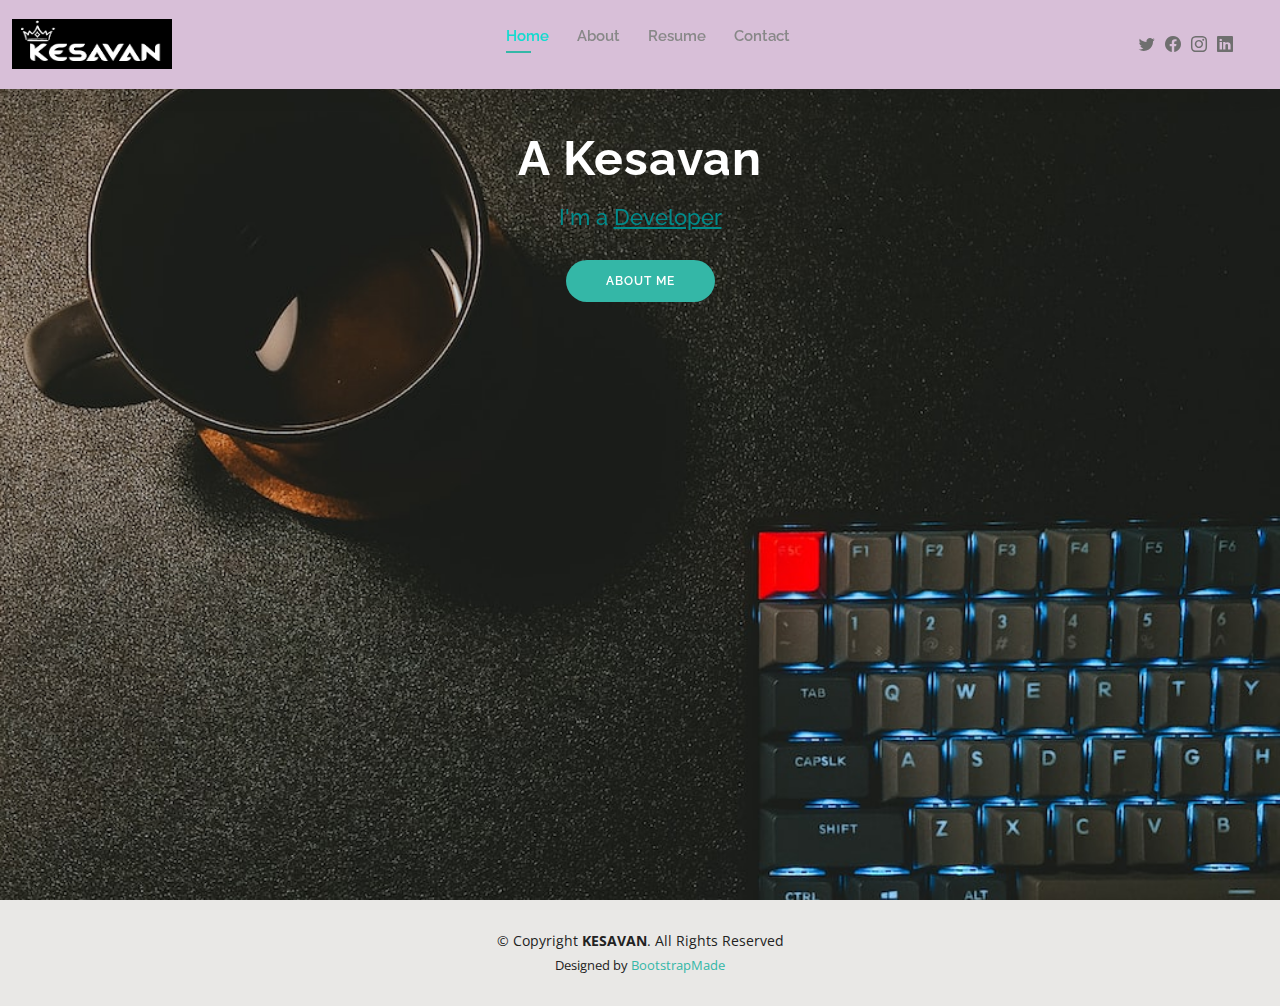
<file: index.html>
<!DOCTYPE html>
<html lang="en">

<head>
  <meta charset="utf-8">
  <meta content="width=device-width, initial-scale=1.0" name="viewport">

  <title>K7 Bootstrap Template - Index</title>
  <meta content="" name="description">
  <meta content="" name="keywords">

  <!-- Favicons -->
  <link href="assets/img/favicon.png" rel="icon">
  <link href="assets/img/apple-touch-icon.png" rel="apple-touch-icon">

  <!-- Google Fonts -->
  <link href="https://fonts.googleapis.com/css?family=Open+Sans:300,300i,400,400i,600,600i,700,700i|Raleway:300,300i,400,400i,500,500i,600,600i,700,700i|Poppins:300,300i,400,400i,500,500i,600,600i,700,700i" rel="stylesheet">

  <!-- Vendor CSS Files -->
  <link href="assets/vendor/aos/aos.css" rel="stylesheet">
  <link href="assets/vendor/bootstrap/css/bootstrap.min.css" rel="stylesheet">
  <link href="assets/vendor/bootstrap-icons/bootstrap-icons.css" rel="stylesheet">
  <link href="assets/vendor/boxicons/css/boxicons.min.css" rel="stylesheet">
  <link href="assets/vendor/glightbox/css/glightbox.min.css" rel="stylesheet">
  <link href="assets/vendor/swiper/swiper-bundle.min.css" rel="stylesheet">

  <!-- Template Main CSS File -->
  <link href="assets/css/style.css" rel="stylesheet">

  <!-- =======================================================
  * Template Name: Kelly - v4.10.0
  * Template URL: https://bootstrapmade.com/kelly-free-bootstrap-cv-resume-html-template/
  * Author: BootstrapMade.com
  * License: https://bootstrapmade.com/license/
  ======================================================== -->
</head>

<body>

  <!-- ======= Header ======= -->
  <header id="header" class="fixed-top">
    <div class="container-fluid d-flex justify-content-between align-items-center">

      <h1 class="logo me-auto me-lg-0"><a href="index.html"><img src="./assets/img/logo.png " width="160px"alt="image"></a></h1>
      <!-- Uncomment below if you prefer to use an image logo -->
      <!-- <a href="index.html" class="logo"><img src="assets/img/logo.png" alt="" class="img-fluid"></a>-->

      <nav id="navbar" class="navbar order-last order-lg-0">
        <ul>
          <li><a class="active" href="index.html">Home</a></li>
          <li><a href="about.html">About</a></li>
          <li><a href="resume.html">Resume</a></li>
          <li><a href="contact.html">Contact</a></li>
        </ul>
        <i class="bi bi-list mobile-nav-toggle"></i>
      </nav><!-- .navbar -->

      <div class="header-social-links">
        <a href="#" class="twitter"><i class="bi bi-twitter"></i></a>
        <a href="https://m.facebook.com/100026568799606" class="facebook"><i class="bi bi-facebook"></i></a>
        <a href="https://www.instagram.com/silent__killer_718/" class="instagram"><i class="bi bi-instagram"></i></a>
        <a href="https://www.linkedin.com/in/sennakesavaperumal-a-031ab0241/" class="linkedin"><i class="bi bi-linkedin"></i></i></a>
      </div>

    </div>

  </header><!-- End Header -->

  <!-- ======= Hero Section ======= -->
  <section id="hero" class="d-flex align-items-right">
    <div class="container d-flex flex-column align-items-center" data-aos="zoom-in" data-aos-delay="100">
      <h1>A Kesavan</h1>
      <h2>I'm a <u>Developer</u></h2>
      <a href="about.html" class="btn-about">About Me</a>
    </div>
  </section><!-- End Hero -->

  <!-- ======= Footer ======= -->
  <footer id="footer">
    <div class="container">
      <div class="copyright">
        &copy; Copyright <strong><span>KESAVAN</span></strong>. All Rights Reserved
      </div>
      <div class="credits">
        <!-- All the links in the footer should remain intact. -->
        <!-- You can delete the links only if you purchased the pro version. -->
        <!-- Licensing information: https://bootstrapmade.com/license/ -->
        <!-- Purchase the pro version with working PHP/AJAX contact form: https://bootstrapmade.com/kelly-free-bootstrap-cv-resume-html-template/ -->
        Designed by <a href="https://bootstrapmade.com/">BootstrapMade</a>
      </div>
    </div>
  </footer><!-- End  Footer -->

  <div id="preloader"></div>
  <a href="#" class="back-to-top d-flex align-items-center justify-content-center"><i class="bi bi-arrow-up-short"></i></a>

  <!-- Vendor JS Files -->
  <script src="assets/vendor/purecounter/purecounter_vanilla.js"></script>
  <script src="assets/vendor/aos/aos.js"></script>
  <script src="assets/vendor/bootstrap/js/bootstrap.bundle.min.js"></script>
  <script src="assets/vendor/glightbox/js/glightbox.min.js"></script>
  <script src="assets/vendor/isotope-layout/isotope.pkgd.min.js"></script>
  <script src="assets/vendor/swiper/swiper-bundle.min.js"></script>
  <script src="assets/vendor/waypoints/noframework.waypoints.js"></script>
  <script src="assets/vendor/php-email-form/validate.js"></script>

  <!-- Template Main JS File -->
  <script src="assets/js/main.js"></script>

</body>

</html>
</file>
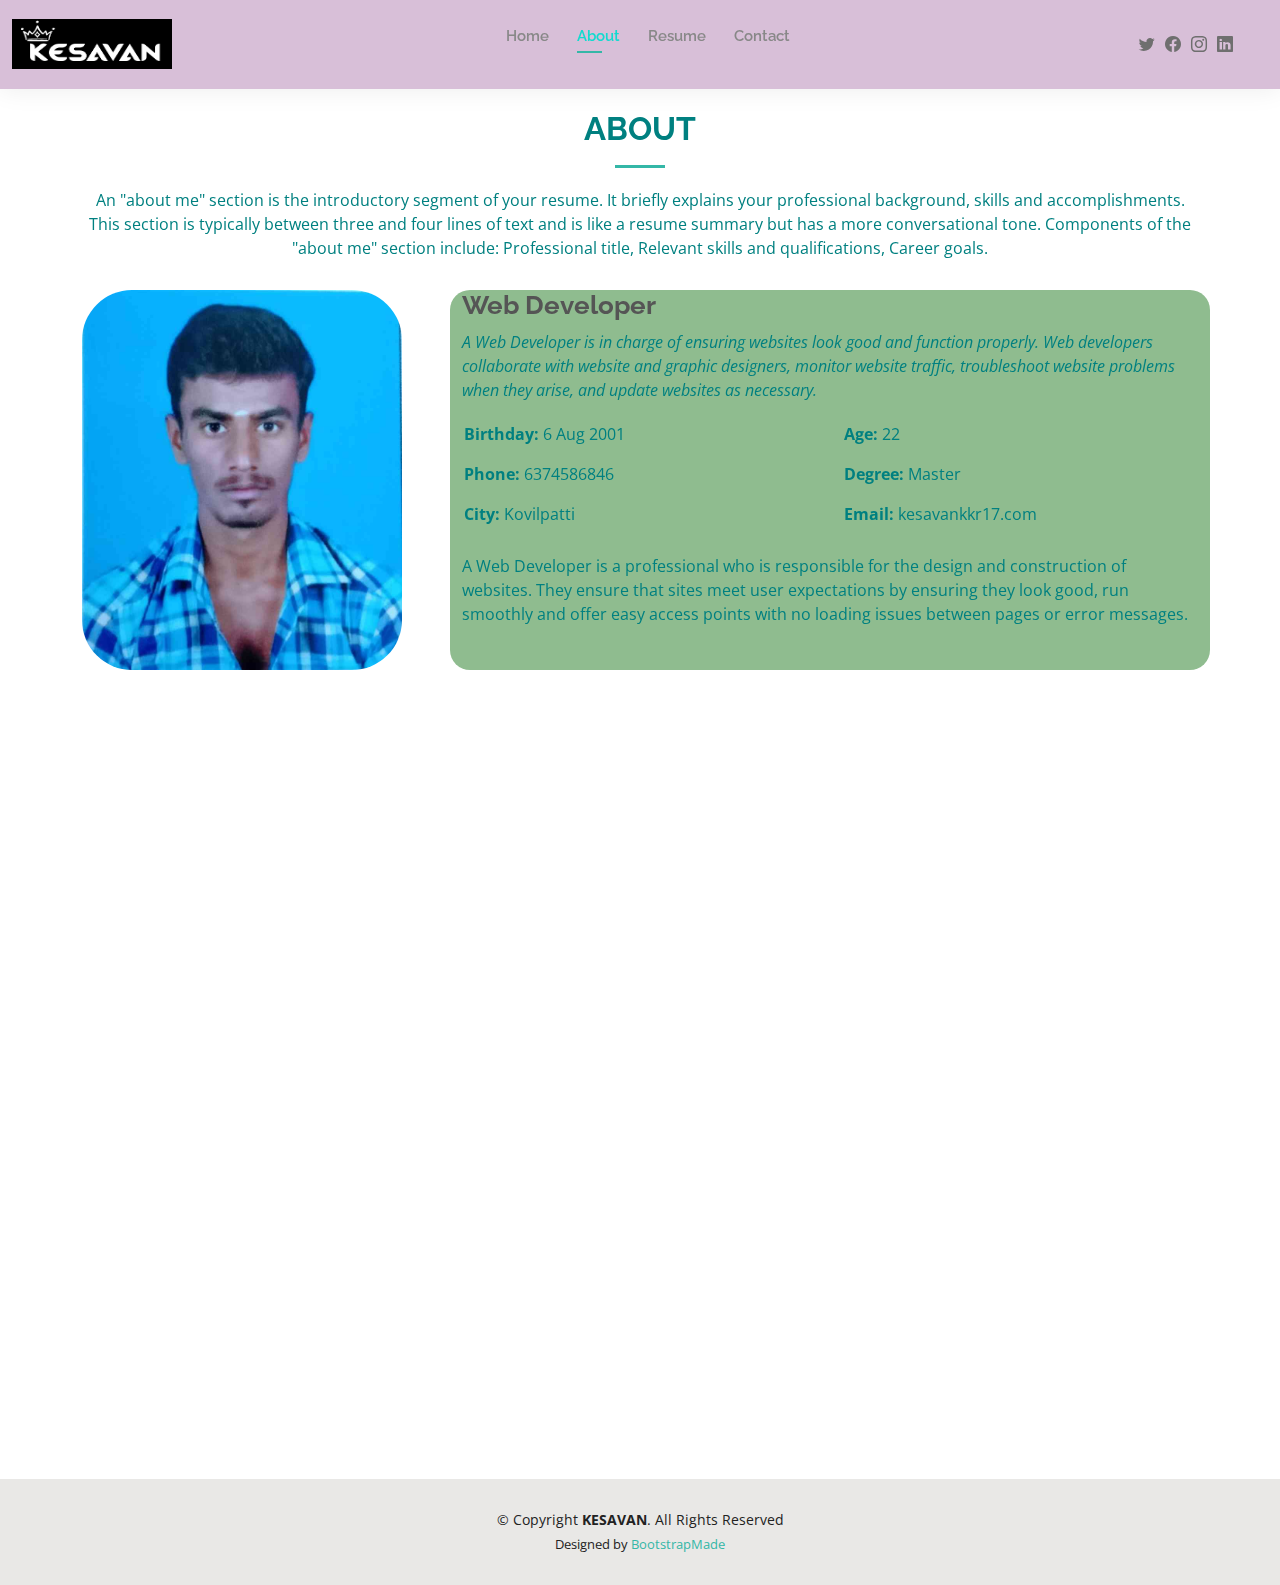
<file: about.html>
<!DOCTYPE html>
<html lang="en">

<head>
  <meta charset="utf-8">
  <meta content="width=device-width, initial-scale=1.0" name="viewport">

  <title>About - Kelly Bootstrap Template</title>
  <meta content="" name="description">
  <meta content="" name="keywords">

  <!-- Favicons -->
  <link href="assets/img/favicon.png" rel="icon">
  <link href="assets/img/apple-touch-icon.png" rel="apple-touch-icon">

  <!-- Google Fonts -->
  <link href="https://fonts.googleapis.com/css?family=Open+Sans:300,300i,400,400i,600,600i,700,700i|Raleway:300,300i,400,400i,500,500i,600,600i,700,700i|Poppins:300,300i,400,400i,500,500i,600,600i,700,700i" rel="stylesheet">

  <!-- Vendor CSS Files -->
  <link href="assets/vendor/aos/aos.css" rel="stylesheet">
  <link href="assets/vendor/bootstrap/css/bootstrap.min.css" rel="stylesheet">
  <link href="assets/vendor/bootstrap-icons/bootstrap-icons.css" rel="stylesheet">
  <link href="assets/vendor/boxicons/css/boxicons.min.css" rel="stylesheet">
  <link href="assets/vendor/glightbox/css/glightbox.min.css" rel="stylesheet">
  <link href="assets/vendor/swiper/swiper-bundle.min.css" rel="stylesheet">

  <!-- Template Main CSS File -->
  <link href="assets/css/style.css" rel="stylesheet">

  <!-- =======================================================
  * Template Name: Kelly - v4.10.0
  * Template URL: https://bootstrapmade.com/kelly-free-bootstrap-cv-resume-html-template/
  * Author: BootstrapMade.com
  * License: https://bootstrapmade.com/license/
  ======================================================== -->
</head>

<body>

  <!-- ======= Header ======= -->
  <header id="header" class="fixed-top">
    <div class="container-fluid d-flex justify-content-between align-items-center">

      <h1 class="logo me-auto me-lg-0"><a href="index.html"><img src="./assets/img/logo.png" width="160px" alt="logo"></a></h1>
      <!-- Uncomment below if you prefer to use an image logo -->
      <!-- <a href="index.html" class="logo"><img src="assets/img/logo.png" alt="" class="img-fluid"></a>-->

      <nav id="navbar" class="navbar order-last order-lg-0">
        <ul>
          <li><a href="index.html">Home</a></li>
          <li><a class="active" href="about.html">About</a></li>
          <li><a href="resume.html">Resume</a></li>
          <li><a href="contact.html">Contact</a></li>
        </ul>
        <i class="bi bi-list mobile-nav-toggle"></i>
      </nav><!-- .navbar -->

      <div class="header-social-links">
        <a href="#" class="twitter"><i class="bi bi-twitter"></i></a>
        <a href="https://m.facebook.com/100026568799606" class="facebook"><i class="bi bi-facebook"></i></a>
        <a href="https://www.instagram.com/silent__killer_718/" class="instagram"><i class="bi bi-instagram"></i></a>
        <a href="https://www.linkedin.com/in/sennakesavaperumal-a-031ab0241/" class="linkedin"><i class="bi bi-linkedin"></i></i></a>
      </div>

    </div>

  </header><!-- End Header -->

  <main id="main">

    <!-- ======= About Section ======= -->
    <section id="about" class="about">
      <div class="container" data-aos="fade-up">

        <div class="section-title">
          <h2>About</h2>
          <p>An "about me" section is the introductory segment of your resume. It briefly explains your professional background, skills and accomplishments. This section is typically between three and four lines of text and is like a resume summary but has a more conversational tone. Components of the "about me" section include:

            Professional title,
            Relevant skills and qualifications,
            Career goals.</p>
        </div>

        <div class="row ">
          <div class="col-lg-4">
            <img src="./assets/img/i1.jpg"  class="img-fluid" alt="" height="100px" width="320px" style="border: none; border-radius: 50px;">
          </div>
          <div class="col-lg-8 pt-4 pt-lg-0 content" style="border: none; background-color: darkseagreen; border-radius: 20px;">
            <h3>Web Developer</h3>
            <p class="fst-italic">
              A Web Developer is in charge of ensuring websites look good and function properly. Web developers collaborate with website and graphic designers, monitor website traffic, troubleshoot website problems when they arise, and update websites as necessary.
            </p>
            <div class="row">
              <div class="col-lg-6">
                <ul>
                  <li><i class="bi bi-rounded-right"></i> <strong>Birthday:</strong> 6 Aug 2001</li>
                  
                  <li><i class="bi bi-rounded-right"></i> <strong>Phone:</strong> 6374586846</li>
                  <li><i class="bi bi-rounded-right"></i> <strong>City:</strong> Kovilpatti</li>
                </ul>
              </div>
              <div class="col-lg-6">
                <ul>
                  <li><i class="bi bi-rounded-right"></i> <strong>Age:</strong> 22</li>
                  <li><i class="bi bi-rounded-right"></i> <strong>Degree:</strong> Master</li>
                  <li><i class="bi bi-rounded-right"></i> <strong>Email:</strong> kesavankkr17.com</li>
                </ul>
              </div>
            </div>
            <p>
              A Web Developer is a professional who is responsible for the design and construction of websites. They ensure that sites meet user expectations by ensuring they look good, run smoothly and offer easy access points with no loading issues between pages or error messages.
            </p>
          </div>
        </div>

      </div>
    </section><!-- End About Section -->

    <!-- ======= Skills Section ======= -->
    <section id="skills" class="skills">
      <div class="container" data-aos="fade-up">

        <div class="section-title">
          <h2>Skills</h2>
         <!---- <p>Lorem ipsum dolor sit amet, consectetur adipisicing elit. Veritatis cumque neque pariatur molestiae, dolorum vitae nostrum ab dolor molestias quia facilis vero enim tempora laboriosam labore nobis voluptates vel fuga? Earum facere et est, quibusdam totam dicta nesciunt sapiente, ipsa corrupti asperiores quidem officia voluptatem beatae, velit accusamus provident deserunt?</p> -->
        </div>

        <div class="row skills-content">

          <div class="col-lg-6">

            <div class="progress">
              <span class="skill">HTML <i class="val">90%</i></span>
              <div class="progress-bar-wrap">
                <div class="progress-bar" role="progressbar" aria-valuenow="100" aria-valuemin="0" aria-valuemax="100"></div>
              </div>
            </div>

            <div class="progress">
              <span class="skill">CSS <i class="val">85%</i></span>
              <div class="progress-bar-wrap">
                <div class="progress-bar" role="progressbar" aria-valuenow="90" aria-valuemin="0" aria-valuemax="100"></div>
              </div>
            </div>
            <div class="progress">
              <span class="skill">Javascript <i class="val">60%</i></span>
              <div class="progress-bar-wrap">
                <div class="progress-bar" role="progressbar" aria-valuenow="80" aria-valuemin="0" aria-valuemax="100"></div>
              </div>
            </div>

             </div>


          <div class="col-lg-6" style="border: none; border-radius: 50px">

            <div class="progress">
              <span class="skill">Bootstrap <i class="val">60%</i></span>
              <div class="progress-bar-wrap">
                <div class="progress-bar" role="progressbar" aria-valuenow="80" aria-valuemin="0" aria-valuemax="100"></div>
              </div>
            </div>

            <div class="progress">
              <span class="skill">c# <i class="val">50%</i></span>
              <div class="progress-bar-wrap">
                <div class="progress-bar" role="progressbar" aria-valuenow="80" aria-valuemin="0" aria-valuemax="100"></div>
              </div>
            </div>

            <div class="progress">
              <span class="skill">Java<i class="val">50%</i></span>
              <div class="progress-bar-wrap">
                <div class="progress-bar" role="progressbar" aria-valuenow="90" aria-valuemin="0" aria-valuemax="100"></div>
              </div>
            </div>
           </div>
          </div>
        </div>
    </section><!-- End Skills Section -->

    <!-- ======= Facts Section ======= -->
    <section id="facts" class="facts">
      <div class="container" data-aos="fade-up">

        <div class="section-title">
          <h2>Facts</h2>
         <!-- <p>Magnam dolores commodi suscipit. Necessitatibus eius consequatur ex aliquid fuga eum quidem. Sit sint consectetur velit. Quisquam quos quisquam cupiditate. Et nemo qui impedit suscipit alias ea. Quia fugiat sit in iste officiis commodi quidem hic quas.</p>-->
        </div>

        <div class="row counters">

          <div class="col-lg-3 col-6 text-center">
            <span data-purecounter-start="0" data-purecounter-end="0" data-purecounter-duration="1" class="purecounter"></span>
            <p>Clients</p>
          </div>

          <div class="col-lg-3 col-6 text-center">
            <span data-purecounter-start="0" data-purecounter-end="0" data-purecounter-duration="1" class="purecounter"></span>
            <p>Projects</p>
          </div>

          <div class="col-lg-3 col-6 text-center">
            <span data-purecounter-start="0" data-purecounter-end="0" data-purecounter-duration="1" class="purecounter"></span>
            <p>Hours Of Support</p>
          </div>

          <div class="col-lg-3 col-6 text-center">
            <span data-purecounter-start="0" data-purecounter-end="0" data-purecounter-duration="1" class="purecounter"></span>
            <p>Hard Workers</p>
          </div>

        </div>

      </div>
    </section><!-- End Facts Section -->

    

            

  </main><!-- End #main -->

  <!-- ======= Footer ======= -->
  <footer id="footer">
    <div class="container">
      <div class="copyright">
        &copy; Copyright <strong><span>KESAVAN</span></strong>. All Rights Reserved
      </div>
      <div class="credits">
        <!-- All the links in the footer should remain intact. -->
        <!-- You can delete the links only if you purchased the pro version. -->
        <!-- Licensing information: https://bootstrapmade.com/license/ -->
        <!-- Purchase the pro version with working PHP/AJAX contact form: https://bootstrapmade.com/kelly-free-bootstrap-cv-resume-html-template/ -->
        Designed by <a href="https://bootstrapmade.com/">BootstrapMade</a>
      </div>
    </div>
  </footer><!-- End  Footer -->

  <div id="preloader"></div>
  <a href="#" class="back-to-top d-flex align-items-center justify-content-center"><i class="bi bi-arrow-up-short"></i></a>

  <!-- Vendor JS Files -->
  <script src="assets/vendor/purecounter/purecounter_vanilla.js"></script>
  <script src="assets/vendor/aos/aos.js"></script>
  <script src="assets/vendor/bootstrap/js/bootstrap.bundle.min.js"></script>
  <script src="assets/vendor/glightbox/js/glightbox.min.js"></script>
  <script src="assets/vendor/isotope-layout/isotope.pkgd.min.js"></script>
  <script src="assets/vendor/swiper/swiper-bundle.min.js"></script>
  <script src="assets/vendor/waypoints/noframework.waypoints.js"></script>
  <script src="assets/vendor/php-email-form/validate.js"></script>

  <!-- Template Main JS File -->
  <script src="assets/js/main.js"></script>

</body>

</html>
</file>
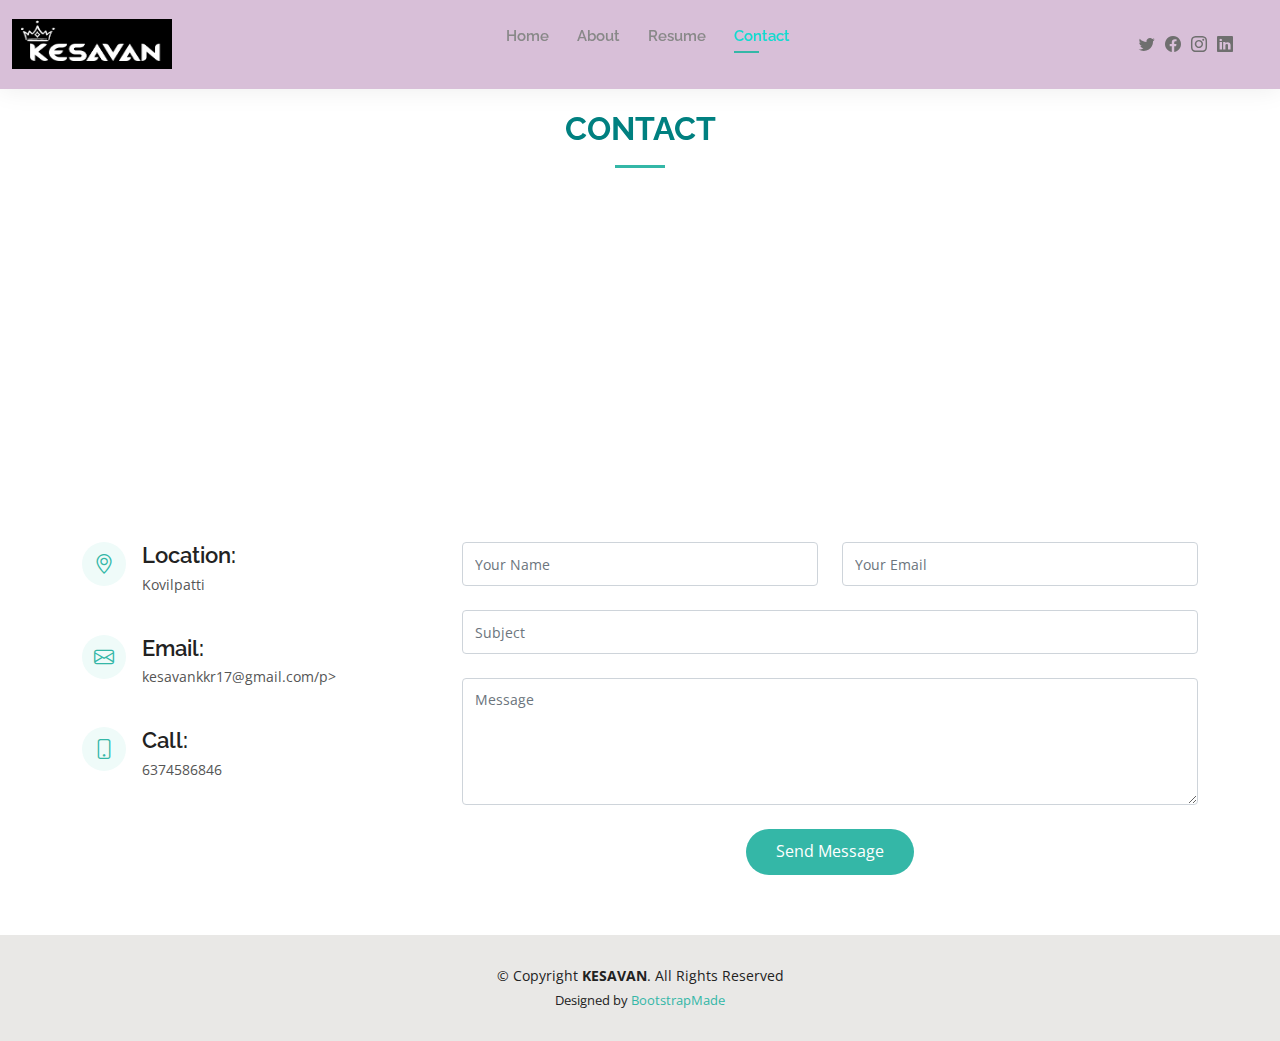
<file: contact.html>
<!DOCTYPE html>
<html lang="en">

<head>
  <meta charset="utf-8">
  <meta content="width=device-width, initial-scale=1.0" name="viewport">

  <title>Contact - KESAVAN Bootstrap Template</title>
  <meta content="" name="description">
  <meta content="" name="keywords">

  <!-- Favicons -->
  <link href="assets/img/favicon.png" rel="icon">
  <link href="assets/img/apple-touch-icon.png" rel="apple-touch-icon">

  <!-- Google Fonts -->
  <link href="https://fonts.googleapis.com/css?family=Open+Sans:300,300i,400,400i,600,600i,700,700i|Raleway:300,300i,400,400i,500,500i,600,600i,700,700i|Poppins:300,300i,400,400i,500,500i,600,600i,700,700i" rel="stylesheet">

  <!-- Vendor CSS Files -->
  <link href="assets/vendor/aos/aos.css" rel="stylesheet">
  <link href="assets/vendor/bootstrap/css/bootstrap.min.css" rel="stylesheet">
  <link href="assets/vendor/bootstrap-icons/bootstrap-icons.css" rel="stylesheet">
  <link href="assets/vendor/boxicons/css/boxicons.min.css" rel="stylesheet">
  <link href="assets/vendor/glightbox/css/glightbox.min.css" rel="stylesheet">
  <link href="assets/vendor/swiper/swiper-bundle.min.css" rel="stylesheet">

  <!-- Template Main CSS File -->
  <link href="assets/css/style.css" rel="stylesheet">

  <!-- =======================================================
  * Template Name: Kelly - v4.10.0
  * Template URL: https://bootstrapmade.com/kelly-free-bootstrap-cv-resume-html-template/
  * Author: BootstrapMade.com
  * License: https://bootstrapmade.com/license/
  ======================================================== -->
</head>

<body>

  <!-- ======= Header ======= -->
  <header id="header" class="fixed-top">
    <div class="container-fluid d-flex justify-content-between align-items-center">

      <h1 class="logo me-auto me-lg-0"><a href="index.html"><img src="./assets/img/logo.png" alt="logo" width="160px"></a></h1>
      <!-- Uncomment below if you prefer to use an image logo -->
      <!-- <a href="index.html" class="logo"><img src="assets/img/logo.png" alt="" class="img-fluid"></a>-->

      <nav id="navbar" class="navbar order-last order-lg-0">
        <ul>
          <li><a href="index.html">Home</a></li>
          <li><a href="about.html">About</a></li>
          <li><a href="resume.html">Resume</a></li>
          <li><a class="active" href="contact.html">Contact</a></li>
        </ul>
        <i class="bi bi-list mobile-nav-toggle"></i>
      </nav><!-- .navbar -->

      <div class="header-social-links">
        <a href="#" class="twitter"><i class="bi bi-twitter"></i></a>
        <a href="https://m.facebook.com/100026568799606" class="facebook"><i class="bi bi-facebook"></i></a>
        <a href="https://www.instagram.com/silent__killer_718/" class="instagram"><i class="bi bi-instagram"></i></a>
        <a href="https://www.linkedin.com/in/sennakesavaperumal-a-031ab0241/" class="linkedin"><i class="bi bi-linkedin"></i></i></a>
      </div>

    </div>

  </header><!-- End Header -->

  <main id="main">

    <!-- ======= Contact Section ======= -->
    <section id="contact" class="contact">
      <div class="container" data-aos="fade-up">

        <div class="section-title">
          <h2>Contact</h2>
         <!-- <p>Lorem ipsum dolor sit amet consectetur adipisicing elit. Consectetur, ut? A rerum provident magnam, esse enim doloribus impedit incidunt maxime, libero molestiae aliquid doloremque nemo, temporibus nisi unde eos odio commodi voluptas accusamus. Totam delectus consequuntur, dolorum laudantium dignissimos soluta, modi accusantium aperiam, obcaecati nobis fuga magnam earum maiores numquam!</p>-->
        </div>

        <div>
          <iframe style="border:0; width: 100%; height: 270px;" src="https://www.google.com/maps/embed?pb=!1m18!1m12!1m3!1d31510.60137420466!2d77.85512911403728!3d9.170238379062669!2m3!1f0!2f0!3f0!3m2!1i1024!2i768!4f13.1!3m3!1m2!1s0x3b06b26570998f29%3A0xd95cda8fab23619b!2sKovilpatti%2C%20Tamil%20Nadu!5e0!3m2!1sen!2sin!4v1673883762359!5m2!1sen!2sin" width="600" height="450" style="border:0;" allowfullscreen="" loading="lazy" referrerpolicy="no-referrer-when-downgrade"></iframe>
                </div>

        <div class="row mt-5">

          <div class="col-lg-4">
            <div class="info">
              <div class="address">
                <i class="bi bi-geo-alt"></i>
                <h4>Location:</h4>
                <p>Kovilpatti</p>
              </div>

              <div class="email">
                <i class="bi bi-envelope"></i>
                <h4>Email:</h4>
                <p>kesavankkr17@gmail.com/p>
              </div>

              <div class="phone">
                <i class="bi bi-phone"></i>
                <h4>Call:</h4>
                <p>6374586846</p>
              </div>

            </div>

          </div>

          <div class="col-lg-8 mt-5 mt-lg-0">

            <form action="forms/contact.php" method="post" role="form" class="php-email-form">
              <div class="row">
                <div class="col-md-6 form-group">
                  <input type="text" name="name" class="form-control" id="name" placeholder="Your Name" required>
                </div>
                <div class="col-md-6 form-group mt-3 mt-md-0">
                  <input type="email" class="form-control" name="email" id="email" placeholder="Your Email" required>
                </div>
              </div>
              <div class="form-group mt-3">
                <input type="text" class="form-control" name="subject" id="subject" placeholder="Subject" required>
              </div>
              <div class="form-group mt-3">
                <textarea class="form-control" name="message" rows="5" placeholder="Message" required></textarea>
              </div>
              <div class="my-3">
                <div class="loading">Loading</div>
                <div class="error-message"></div>
                <div class="sent-message">Your message has been sent. Thank you!</div>
              </div>
              <div class="text-center"><button type="submit" style="border: 2px;">Send Message</button></div>
            </form>

          </div>

        </div>

      </div>
    </section><!-- End Contact Section -->

  </main><!-- End #main -->

  <!-- ======= Footer ======= -->
  <footer id="footer">
    <div class="container">
      <div class="copyright">
        &copy; Copyright <strong><span>KESAVAN</span></strong>. All Rights Reserved
      </div>
      <div class="credits">
        <!-- All the links in the footer should remain intact. -->
        <!-- You can delete the links only if you purchased the pro version. -->
        <!-- Licensing information: https://bootstrapmade.com/license/ -->
        <!-- Purchase the pro version with working PHP/AJAX contact form: https://bootstrapmade.com/kelly-free-bootstrap-cv-resume-html-template/ -->
        Designed by <a href="https://bootstrapmade.com/">BootstrapMade</a>
      </div>
    </div>
  </footer><!-- End  Footer -->

  <div id="preloader"></div>
  <a href="#" class="back-to-top d-flex align-items-center justify-content-center"><i class="bi bi-arrow-up-short"></i></a>

  <!-- Vendor JS Files -->
  <script src="assets/vendor/purecounter/purecounter_vanilla.js"></script>
  <script src="assets/vendor/aos/aos.js"></script>
  <script src="assets/vendor/bootstrap/js/bootstrap.bundle.min.js"></script>
  <script src="assets/vendor/glightbox/js/glightbox.min.js"></script>
  <script src="assets/vendor/isotope-layout/isotope.pkgd.min.js"></script>
  <script src="assets/vendor/swiper/swiper-bundle.min.js"></script>
  <script src="assets/vendor/waypoints/noframework.waypoints.js"></script>
  <script src="assets/vendor/php-email-form/validate.js"></script>

  <!-- Template Main JS File -->
  <script src="assets/js/main.js"></script>

</body>

</html>
</file>
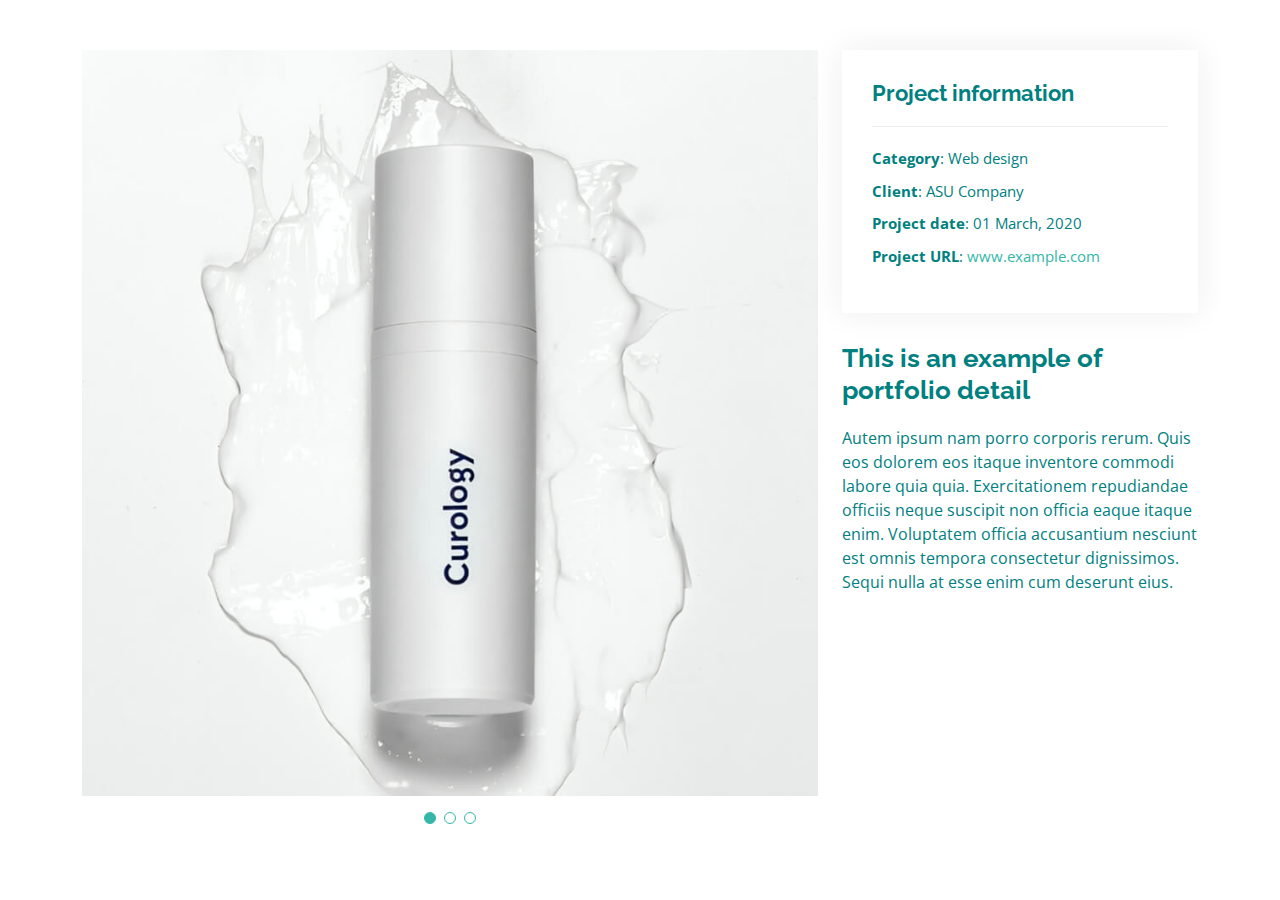
<file: portfolio-details.html>
<!DOCTYPE html>
<html lang="en">

<head>
  <meta charset="utf-8">
  <meta content="width=device-width, initial-scale=1.0" name="viewport">

  <title>Portfolio Details - Kelly Bootstrap Template</title>
  <meta content="" name="description">
  <meta content="" name="keywords">

  <!-- Favicons -->
  <link href="assets/img/favicon.png" rel="icon">
  <link href="assets/img/apple-touch-icon.png" rel="apple-touch-icon">

  <!-- Google Fonts -->
  <link href="https://fonts.googleapis.com/css?family=Open+Sans:300,300i,400,400i,600,600i,700,700i|Raleway:300,300i,400,400i,500,500i,600,600i,700,700i|Poppins:300,300i,400,400i,500,500i,600,600i,700,700i" rel="stylesheet">

  <!-- Vendor CSS Files -->
  <link href="assets/vendor/aos/aos.css" rel="stylesheet">
  <link href="assets/vendor/bootstrap/css/bootstrap.min.css" rel="stylesheet">
  <link href="assets/vendor/bootstrap-icons/bootstrap-icons.css" rel="stylesheet">
  <link href="assets/vendor/boxicons/css/boxicons.min.css" rel="stylesheet">
  <link href="assets/vendor/glightbox/css/glightbox.min.css" rel="stylesheet">
  <link href="assets/vendor/swiper/swiper-bundle.min.css" rel="stylesheet">

  <!-- Template Main CSS File -->
  <link href="assets/css/style.css" rel="stylesheet">

  <!-- =======================================================
  * Template Name: Kelly - v4.10.0
  * Template URL: https://bootstrapmade.com/kelly-free-bootstrap-cv-resume-html-template/
  * Author: BootstrapMade.com
  * License: https://bootstrapmade.com/license/
  ======================================================== -->
</head>

<body>

  <main id="main">

    <!-- ======= Portfolio Details Section ======= -->
    <section id="portfolio-details" class="portfolio-details">
      <div class="container">

        <div class="row gy-4">

          <div class="col-lg-8">
            <div class="portfolio-details-slider swiper">
              <div class="swiper-wrapper align-items-center">

                <div class="swiper-slide">
                  <img src="assets/img/portfolio/portfolio-1.jpg" alt="">
                </div>

                <div class="swiper-slide">
                  <img src="assets/img/portfolio/portfolio-2.jpg" alt="">
                </div>

                <div class="swiper-slide">
                  <img src="assets/img/portfolio/portfolio-3.jpg" alt="">
                </div>

              </div>
              <div class="swiper-pagination"></div>
            </div>
          </div>

          <div class="col-lg-4">
            <div class="portfolio-info">
              <h3>Project information</h3>
              <ul>
                <li><strong>Category</strong>: Web design</li>
                <li><strong>Client</strong>: ASU Company</li>
                <li><strong>Project date</strong>: 01 March, 2020</li>
                <li><strong>Project URL</strong>: <a href="#">www.example.com</a></li>
              </ul>
            </div>
            <div class="portfolio-description">
              <h2>This is an example of portfolio detail</h2>
              <p>
                Autem ipsum nam porro corporis rerum. Quis eos dolorem eos itaque inventore commodi labore quia quia. Exercitationem repudiandae officiis neque suscipit non officia eaque itaque enim. Voluptatem officia accusantium nesciunt est omnis tempora consectetur dignissimos. Sequi nulla at esse enim cum deserunt eius.
              </p>
            </div>
          </div>

        </div>

      </div>
    </section><!-- End Portfolio Details Section -->

  </main><!-- End #main -->

  <div id="preloader"></div>
  <a href="#" class="back-to-top d-flex align-items-center justify-content-center"><i class="bi bi-arrow-up-short"></i></a>

  <!-- Vendor JS Files -->
  <script src="assets/vendor/purecounter/purecounter_vanilla.js"></script>
  <script src="assets/vendor/aos/aos.js"></script>
  <script src="assets/vendor/bootstrap/js/bootstrap.bundle.min.js"></script>
  <script src="assets/vendor/glightbox/js/glightbox.min.js"></script>
  <script src="assets/vendor/isotope-layout/isotope.pkgd.min.js"></script>
  <script src="assets/vendor/swiper/swiper-bundle.min.js"></script>
  <script src="assets/vendor/waypoints/noframework.waypoints.js"></script>
  <script src="assets/vendor/php-email-form/validate.js"></script>

  <!-- Template Main JS File -->
  <script src="assets/js/main.js"></script>

</body>

</html>
</file>
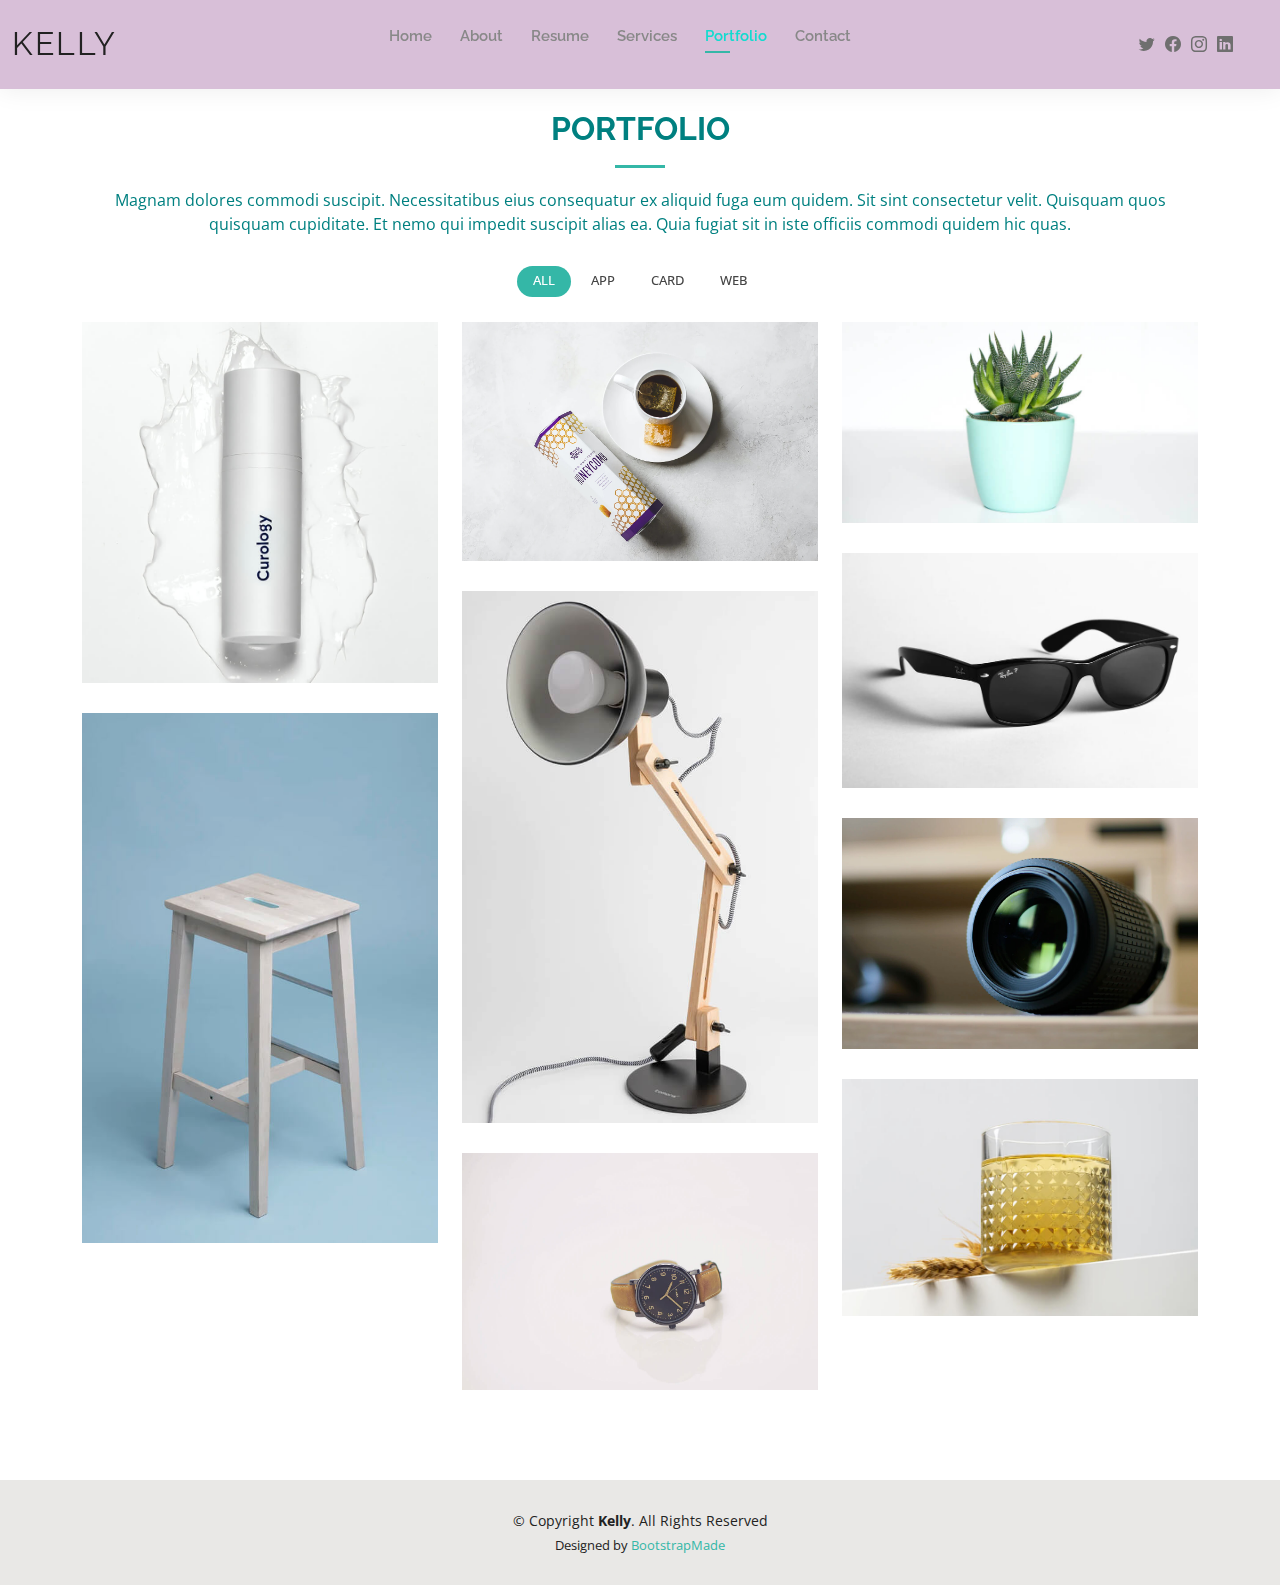
<file: portfolio.html>
<!DOCTYPE html>
<html lang="en">

<head>
  <meta charset="utf-8">
  <meta content="width=device-width, initial-scale=1.0" name="viewport">

  <title>Portfolio - Kelly Bootstrap Template</title>
  <meta content="" name="description">
  <meta content="" name="keywords">

  <!-- Favicons -->
  <link href="assets/img/favicon.png" rel="icon">
  <link href="assets/img/apple-touch-icon.png" rel="apple-touch-icon">

  <!-- Google Fonts -->
  <link href="https://fonts.googleapis.com/css?family=Open+Sans:300,300i,400,400i,600,600i,700,700i|Raleway:300,300i,400,400i,500,500i,600,600i,700,700i|Poppins:300,300i,400,400i,500,500i,600,600i,700,700i" rel="stylesheet">

  <!-- Vendor CSS Files -->
  <link href="assets/vendor/aos/aos.css" rel="stylesheet">
  <link href="assets/vendor/bootstrap/css/bootstrap.min.css" rel="stylesheet">
  <link href="assets/vendor/bootstrap-icons/bootstrap-icons.css" rel="stylesheet">
  <link href="assets/vendor/boxicons/css/boxicons.min.css" rel="stylesheet">
  <link href="assets/vendor/glightbox/css/glightbox.min.css" rel="stylesheet">
  <link href="assets/vendor/swiper/swiper-bundle.min.css" rel="stylesheet">

  <!-- Template Main CSS File -->
  <link href="assets/css/style.css" rel="stylesheet">

  <!-- =======================================================
  * Template Name: Kelly - v4.10.0
  * Template URL: https://bootstrapmade.com/kelly-free-bootstrap-cv-resume-html-template/
  * Author: BootstrapMade.com
  * License: https://bootstrapmade.com/license/
  ======================================================== -->
</head>

<body>

  <!-- ======= Header ======= -->
  <header id="header" class="fixed-top">
    <div class="container-fluid d-flex justify-content-between align-items-center">

      <h1 class="logo me-auto me-lg-0"><a href="index.html">Kelly</a></h1>
      <!-- Uncomment below if you prefer to use an image logo -->
      <!-- <a href="index.html" class="logo"><img src="assets/img/logo.png" alt="" class="img-fluid"></a>-->

      <nav id="navbar" class="navbar order-last order-lg-0">
        <ul>
          <li><a href="index.html">Home</a></li>
          <li><a href="about.html">About</a></li>
          <li><a href="resume.html">Resume</a></li>
          <li><a href="services.html">Services</a></li>
          <li><a class="active" href="portfolio.html">Portfolio</a></li>
          <li><a href="contact.html">Contact</a></li>
        </ul>
        <i class="bi bi-list mobile-nav-toggle"></i>
      </nav><!-- .navbar -->

      <div class="header-social-links">
        <a href="#" class="twitter"><i class="bi bi-twitter"></i></a>
        <a href="#" class="facebook"><i class="bi bi-facebook"></i></a>
        <a href="#" class="instagram"><i class="bi bi-instagram"></i></a>
        <a href="#" class="linkedin"><i class="bi bi-linkedin"></i></i></a>
      </div>

    </div>

  </header><!-- End Header -->

  <main id="main">

    <!-- ======= Portfolio Section ======= -->
    <section id="portfolio" class="portfolio">
      <div class="container" data-aos="fade-up">

        <div class="section-title">
          <h2>Portfolio</h2>
          <p>Magnam dolores commodi suscipit. Necessitatibus eius consequatur ex aliquid fuga eum quidem. Sit sint consectetur velit. Quisquam quos quisquam cupiditate. Et nemo qui impedit suscipit alias ea. Quia fugiat sit in iste officiis commodi quidem hic quas.</p>
        </div>

        <div class="row" data-aos="fade-up" data-aos-delay="100">
          <div class="col-lg-12 d-flex justify-content-center">
            <ul id="portfolio-flters">
              <li data-filter="*" class="filter-active">All</li>
              <li data-filter=".filter-app">App</li>
              <li data-filter=".filter-card">Card</li>
              <li data-filter=".filter-web">Web</li>
            </ul>
          </div>
        </div>

        <div class="row portfolio-container" data-aos="fade-up" data-aos-delay="200">

          <div class="col-lg-4 col-md-6 portfolio-item filter-app">
            <div class="portfolio-wrap">
              <img src="assets/img/portfolio/portfolio-1.jpg" class="img-fluid" alt="">
              <div class="portfolio-info">
                <h4>App 1</h4>
                <p>App</p>
                <div class="portfolio-links">
                  <a href="assets/img/portfolio/portfolio-1.jpg" data-gallery="portfolioGallery" class="portfolio-lightbox" title="App 1"><i class="bx bx-plus"></i></a>
                  <a href="portfolio-details.html" class="portfolio-details-lightbox" data-glightbox="type: external" title="Portfolio Details"><i class="bx bx-link"></i></a>
                </div>
              </div>
            </div>
          </div>

          <div class="col-lg-4 col-md-6 portfolio-item filter-web">
            <div class="portfolio-wrap">
              <img src="assets/img/portfolio/portfolio-2.jpg" class="img-fluid" alt="">
              <div class="portfolio-info">
                <h4>Web 3</h4>
                <p>Web</p>
                <div class="portfolio-links">
                  <a href="assets/img/portfolio/portfolio-2.jpg" data-gallery="portfolioGallery" class="portfolio-lightbox" title="Web 3"><i class="bx bx-plus"></i></a>
                  <a href="portfolio-details.html" class="portfolio-details-lightbox" data-glightbox="type: external" title="Portfolio Details"><i class="bx bx-link"></i></a>
                </div>
              </div>
            </div>
          </div>

          <div class="col-lg-4 col-md-6 portfolio-item filter-app">
            <div class="portfolio-wrap">
              <img src="assets/img/portfolio/portfolio-3.jpg" class="img-fluid" alt="">
              <div class="portfolio-info">
                <h4>App 2</h4>
                <p>App</p>
                <div class="portfolio-links">
                  <a href="assets/img/portfolio/portfolio-3.jpg" data-gallery="portfolioGallery" class="portfolio-lightbox" title="App 2"><i class="bx bx-plus"></i></a>
                  <a href="portfolio-details.html" class="portfolio-details-lightbox" data-glightbox="type: external" title="Portfolio Details"><i class="bx bx-link"></i></a>
                </div>
              </div>
            </div>
          </div>

          <div class="col-lg-4 col-md-6 portfolio-item filter-card">
            <div class="portfolio-wrap">
              <img src="assets/img/portfolio/portfolio-4.jpg" class="img-fluid" alt="">
              <div class="portfolio-info">
                <h4>Card 2</h4>
                <p>Card</p>
                <div class="portfolio-links">
                  <a href="assets/img/portfolio/portfolio-4.jpg" data-gallery="portfolioGallery" class="portfolio-lightbox" title="Card 2"><i class="bx bx-plus"></i></a>
                  <a href="portfolio-details.html" class="portfolio-details-lightbox" data-glightbox="type: external" title="Portfolio Details"><i class="bx bx-link"></i></a>
                </div>
              </div>
            </div>
          </div>

          <div class="col-lg-4 col-md-6 portfolio-item filter-web">
            <div class="portfolio-wrap">
              <img src="assets/img/portfolio/portfolio-5.jpg" class="img-fluid" alt="">
              <div class="portfolio-info">
                <h4>Web 2</h4>
                <p>Web</p>
                <div class="portfolio-links">
                  <a href="assets/img/portfolio/portfolio-5.jpg" data-gallery="portfolioGallery" class="portfolio-lightbox" title="Web 2"><i class="bx bx-plus"></i></a>
                  <a href="portfolio-details.html" class="portfolio-details-lightbox" data-glightbox="type: external" title="Portfolio Details"><i class="bx bx-link"></i></a>
                </div>
              </div>
            </div>
          </div>

          <div class="col-lg-4 col-md-6 portfolio-item filter-app">
            <div class="portfolio-wrap">
              <img src="assets/img/portfolio/portfolio-6.jpg" class="img-fluid" alt="">
              <div class="portfolio-info">
                <h4>App 3</h4>
                <p>App</p>
                <div class="portfolio-links">
                  <a href="assets/img/portfolio/portfolio-6.jpg" data-gallery="portfolioGallery" class="portfolio-lightbox" title="App 3"><i class="bx bx-plus"></i></a>
                  <a href="portfolio-details.html" class="portfolio-details-lightbox" data-glightbox="type: external" title="Portfolio Details"><i class="bx bx-link"></i></a>
                </div>
              </div>
            </div>
          </div>

          <div class="col-lg-4 col-md-6 portfolio-item filter-card">
            <div class="portfolio-wrap">
              <img src="assets/img/portfolio/portfolio-7.jpg" class="img-fluid" alt="">
              <div class="portfolio-info">
                <h4>Card 1</h4>
                <p>Card</p>
                <div class="portfolio-links">
                  <a href="assets/img/portfolio/portfolio-7.jpg" data-gallery="portfolioGallery" class="portfolio-lightbox" title="Card 1"><i class="bx bx-plus"></i></a>
                  <a href="portfolio-details.html" class="portfolio-details-lightbox" data-glightbox="type: external" title="Portfolio Details"><i class="bx bx-link"></i></a>
                </div>
              </div>
            </div>
          </div>

          <div class="col-lg-4 col-md-6 portfolio-item filter-card">
            <div class="portfolio-wrap">
              <img src="assets/img/portfolio/portfolio-8.jpg" class="img-fluid" alt="">
              <div class="portfolio-info">
                <h4>Card 3</h4>
                <p>Card</p>
                <div class="portfolio-links">
                  <a href="assets/img/portfolio/portfolio-8.jpg" data-gallery="portfolioGallery" class="portfolio-lightbox" title="Card 3"><i class="bx bx-plus"></i></a>
                  <a href="portfolio-details.html" class="portfolio-details-lightbox" data-glightbox="type: external" title="Portfolio Details"><i class="bx bx-link"></i></a>
                </div>
              </div>
            </div>
          </div>

          <div class="col-lg-4 col-md-6 portfolio-item filter-web">
            <div class="portfolio-wrap">
              <img src="assets/img/portfolio/portfolio-9.jpg" class="img-fluid" alt="">
              <div class="portfolio-info">
                <h4>Web 3</h4>
                <p>Web</p>
                <div class="portfolio-links">
                  <a href="assets/img/portfolio/portfolio-9.jpg" data-gallery="portfolioGallery" class="portfolio-lightbox" title="Web 3"><i class="bx bx-plus"></i></a>
                  <a href="portfolio-details.html" class="portfolio-details-lightbox" data-glightbox="type: external" title="Portfolio Details"><i class="bx bx-link"></i></a>
                </div>
              </div>
            </div>
          </div>

        </div>

      </div>
    </section><!-- End Portfolio Section -->

  </main><!-- End #main -->

  <!-- ======= Footer ======= -->
  <footer id="footer">
    <div class="container">
      <div class="copyright">
        &copy; Copyright <strong><span>Kelly</span></strong>. All Rights Reserved
      </div>
      <div class="credits">
        <!-- All the links in the footer should remain intact. -->
        <!-- You can delete the links only if you purchased the pro version. -->
        <!-- Licensing information: https://bootstrapmade.com/license/ -->
        <!-- Purchase the pro version with working PHP/AJAX contact form: https://bootstrapmade.com/kelly-free-bootstrap-cv-resume-html-template/ -->
        Designed by <a href="https://bootstrapmade.com/">BootstrapMade</a>
      </div>
    </div>
  </footer><!-- End  Footer -->

  <div id="preloader"></div>
  <a href="#" class="back-to-top d-flex align-items-center justify-content-center"><i class="bi bi-arrow-up-short"></i></a>

  <!-- Vendor JS Files -->
  <script src="assets/vendor/purecounter/purecounter_vanilla.js"></script>
  <script src="assets/vendor/aos/aos.js"></script>
  <script src="assets/vendor/bootstrap/js/bootstrap.bundle.min.js"></script>
  <script src="assets/vendor/glightbox/js/glightbox.min.js"></script>
  <script src="assets/vendor/isotope-layout/isotope.pkgd.min.js"></script>
  <script src="assets/vendor/swiper/swiper-bundle.min.js"></script>
  <script src="assets/vendor/waypoints/noframework.waypoints.js"></script>
  <script src="assets/vendor/php-email-form/validate.js"></script>

  <!-- Template Main JS File -->
  <script src="assets/js/main.js"></script>

</body>

</html>
</file>
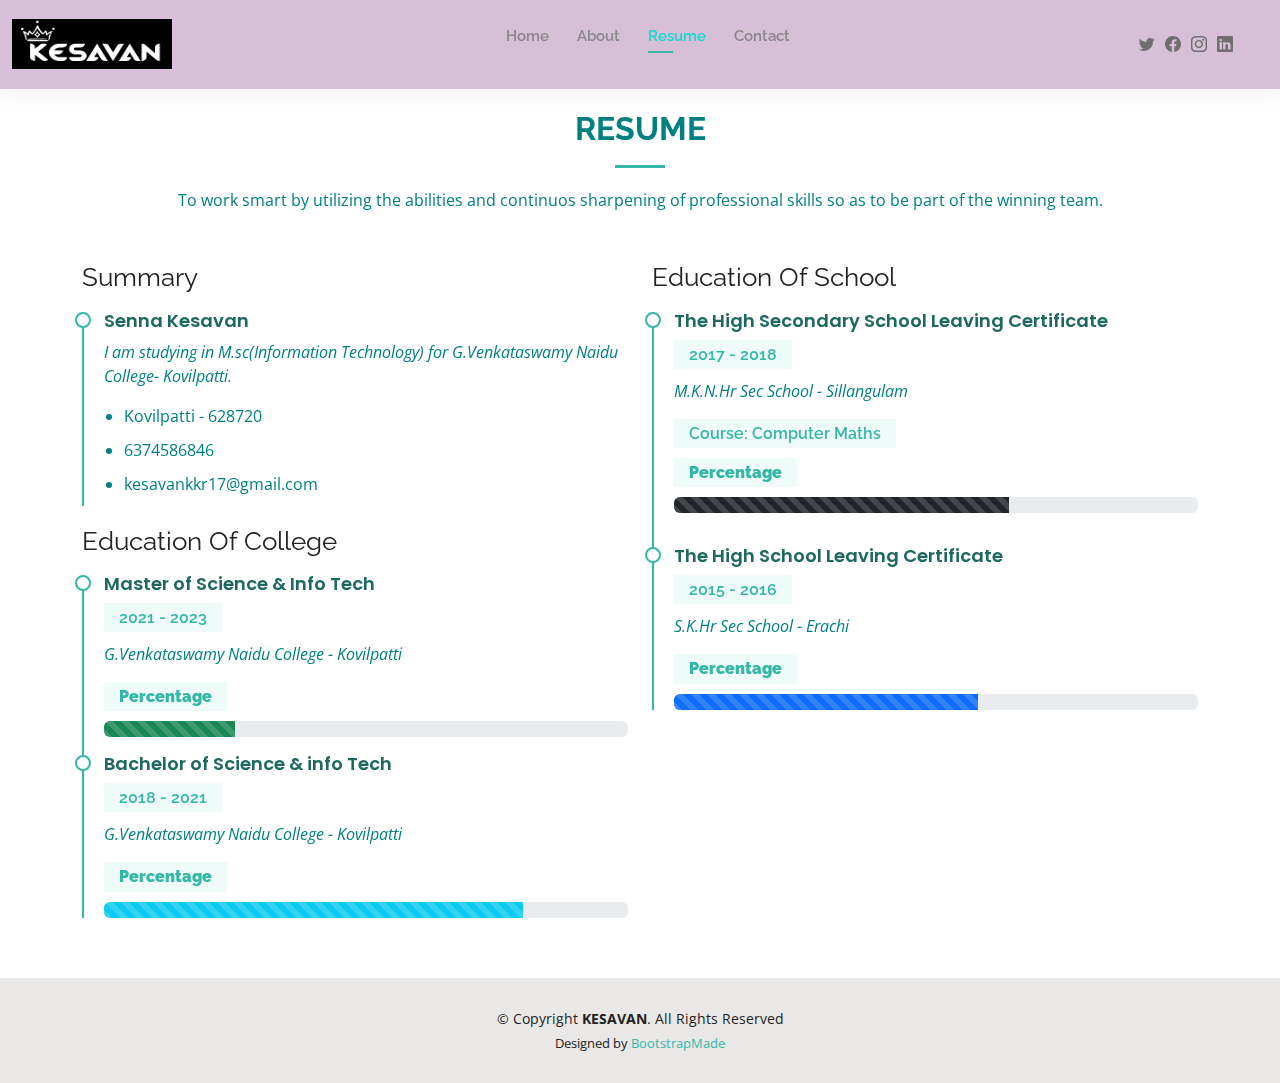
<file: resume.html>
<!DOCTYPE html>
<html lang="en">

<head>
  <meta charset="utf-8">
  <meta content="width=device-width, initial-scale=1.0" name="viewport">

  <title>Resume - Kelly Bootstrap Template</title>
  <meta content="" name="description">
  <meta content="" name="keywords">

  <!-- Favicons -->
  <link href="assets/img/favicon.png" rel="icon">
  <link href="assets/img/apple-touch-icon.png" rel="apple-touch-icon">

  <!-- Google Fonts -->
  <link href="https://fonts.googleapis.com/css?family=Open+Sans:300,300i,400,400i,600,600i,700,700i|Raleway:300,300i,400,400i,500,500i,600,600i,700,700i|Poppins:300,300i,400,400i,500,500i,600,600i,700,700i" rel="stylesheet">

  <!-- Vendor CSS Files -->
  <link href="assets/vendor/aos/aos.css" rel="stylesheet">
  <link href="assets/vendor/bootstrap/css/bootstrap.min.css" rel="stylesheet">
  <link href="assets/vendor/bootstrap-icons/bootstrap-icons.css" rel="stylesheet">
  <link href="assets/vendor/boxicons/css/boxicons.min.css" rel="stylesheet">
  <link href="assets/vendor/glightbox/css/glightbox.min.css" rel="stylesheet">
  <link href="assets/vendor/swiper/swiper-bundle.min.css" rel="stylesheet">

  <!-- Template Main CSS File -->
  <link href="assets/css/style.css" rel="stylesheet">

  <!-- =======================================================
  * Template Name: Kelly - v4.10.0
  * Template URL: https://bootstrapmade.com/kelly-free-bootstrap-cv-resume-html-template/
  * Author: BootstrapMade.com
  * License: https://bootstrapmade.com/license/
  ======================================================== -->
</head>

<body>

  <!-- ======= Header ======= -->
  <header id="header" class="fixed-top">
    <div class="container-fluid d-flex justify-content-between align-items-center">

      <h1 class="logo me-auto me-lg-0"><a href="index.html"><img src="./assets/img/logo.png" width="160px" alt="logo"></a></h1>
      <!-- Uncomment below if you prefer to use an image logo -->
      <!-- <a href="index.html" class="logo"><img src="assets/img/logo.png" alt="" class="img-fluid"></a>-->

      <nav id="navbar" class="navbar order-last order-lg-0">
        <ul>
          <li><a href="index.html">Home</a></li>
          <li><a href="about.html">About</a></li>
          <li><a class="active" href="resume.html">Resume</a></li>
          <li><a href="contact.html">Contact</a></li>
        </ul>
        <i class="bi bi-list mobile-nav-toggle"></i>
      </nav><!-- .navbar -->

      <div class="header-social-links">
        <a href="#" class="twitter"><i class="bi bi-twitter"></i></a>
        <a href="https://m.facebook.com/100026568799606" class="facebook"><i class="bi bi-facebook"></i></a>
        <a href="https://www.instagram.com/silent__killer_718/" class="instagram"><i class="bi bi-instagram"></i></a>
        <a href="https://www.linkedin.com/in/sennakesavaperumal-a-031ab0241/" class="linkedin"><i class="bi bi-linkedin"></i></i></a>
      </div>

    </div>

  </header><!-- End Header -->

  <main id="main">

    <!-- ======= Resume Section ======= -->
    <section id="resume" class="resume">
      <div class="container" data-aos="fade-up">

        <div class="section-title">
          <h2>Resume</h2>
          <p>To work smart by utilizing the abilities and continuos sharpening of professional skills so as to be part of the winning team.</p>
        </div>

        <div class="row">
          <div class="col-lg-6">
            <h3 class="resume-title">Summary</h3>
            <div class="resume-item pb-0">
              <h4>Senna Kesavan</h4>
              <p><em>I am studying in M.sc(Information Technology) for G.Venkataswamy Naidu College- Kovilpatti.</em></p>
              <p>
              <ul>
                <li>Kovilpatti - 628720</li>
                <li>6374586846</li>
                <li>kesavankkr17@gmail.com</li>
              </ul>
              </p>
            </div>

            <h3 class="resume-title">Education Of College</h3>
            <div class="resume-item">
              <h4>Master of Science &amp; Info Tech</h4>
              <h5>2021 - 2023</h5>
              <p><em>G.Venkataswamy Naidu College - Kovilpatti</em></p>
              
              <h5><strong>Percentage</strong></h5>
              <br>
              <div class="progress">
                <div class="progress-bar progress-bar-striped bg-success" role="progressbar" aria-label="Success striped example" style="width: 25%" aria-valuenow="25" aria-valuemin="0" aria-valuemax="100"></div>
              </div>
            
            </div>
            <div class="resume-item">
              <h4>Bachelor of Science &amp; info Tech</h4>
              <h5>2018 - 2021</h5>
              <p><em>G.Venkataswamy Naidu College - Kovilpatti</em></p>

              <h5><strong>Percentage</strong></h5>
              <br>
              <div class="progress">
                <div class="progress-bar progress-bar-striped bg-info" role="progressbar" aria-label="Success striped example" style="width: 80%" aria-valuenow="25" aria-valuemin="0" aria-valuemax="100"></div>
              </div>
             <!---- <p>Quia nobis sequi est occaecati aut. Repudiandae et iusto quae reiciendis et quis Eius vel ratione eius unde vitae rerum voluptates asperiores voluptatem Earum molestiae consequatur neque etlon sader mart dila</p>-->
            </div>
          </div>
          <div class="col-lg-6">
            <h3 class="resume-title">Education Of School</h3>
            <div class="resume-item">
              <h4>The High Secondary School Leaving Certificate</h4>
              <h5>2017 - 2018</h5>
              <p><em>M.K.N.Hr Sec School - Sillangulam </em></p>
              <h5>Course: Computer Maths</h5>
              <br>
              <h5><strong>Percentage</strong></h5>
              <br>
              <div class="progress">
                <div class="progress-bar progress-bar-striped bg-dark" role="progressbar" aria-label="Success striped example" style="width: 64%" aria-valuenow="25" aria-valuemin="0" aria-valuemax="100"></div>
              </div>
              <p>
              <ul>
             <!--   <li>I am 12<sup>th</sup>std studying courses in Computer mathes. </li>
                <li>Delegate tasks to the 7 members of the design team and provide counsel on all aspects of the project. </li>
                <li>Supervise the assessment of all graphic materials in order to ensure quality and accuracy of the design</li>-->
              </ul>
              </p>
            </div>
            <div class="resume-item">
              <h4>The High School Leaving Certificate</h4>
              <h5>2015 - 2016</h5>
              <p><em>S.K.Hr Sec School - Erachi</em></p>
              <h5><strong>Percentage</strong></h5>
              <br>
              <div class="progress">
                <div class="progress-bar progress-bar-striped bg-primary" role="progressbar" aria-label="Success striped example" style="width: 58%" aria-valuenow="25" aria-valuemin="0" aria-valuemax="100"></div>
              </div>
             <!--- <p>
              <ul>
                <li>Developed numerous marketing programs (logos, brochures,infographics, presentations, and advertisements).</li>
                <li>Managed up to 5 projects or tasks at a given time while under pressure</li>
                <li>Recommended and consulted with clients on the most appropriate graphic design</li>
                <li>Created 4+ design presentations and proposals a month for clients and account managers</li>
              </ul>
              </p>-->
            </div>
          </div>
        </div>

      </div>
    </section><!-- End Resume Section -->

  </main><!-- End #main -->

  <!-- ======= Footer ======= -->
  <footer id="footer">
    <div class="container">
      <div class="copyright">
        &copy; Copyright <strong><span>KESAVAN</span></strong>. All Rights Reserved
      </div>
      <div class="credits">
        <!-- All the links in the footer should remain intact. -->
        <!-- You can delete the links only if you purchased the pro version. -->
        <!-- Licensing information: https://bootstrapmade.com/license/ -->
        <!-- Purchase the pro version with working PHP/AJAX contact form: https://bootstrapmade.com/kelly-free-bootstrap-cv-resume-html-template/ -->
        Designed by <a href="https://bootstrapmade.com/">BootstrapMade</a>
      </div>
    </div>
  </footer><!-- End  Footer -->

  <div id="preloader"></div>
  <a href="#" class="back-to-top d-flex align-items-center justify-content-center"><i class="bi bi-arrow-up-short"></i></a>

  <!-- Vendor JS Files -->
  <script src="assets/vendor/purecounter/purecounter_vanilla.js"></script>
  <script src="assets/vendor/aos/aos.js"></script>
  <script src="assets/vendor/bootstrap/js/bootstrap.bundle.min.js"></script>
  <script src="assets/vendor/glightbox/js/glightbox.min.js"></script>
  <script src="assets/vendor/isotope-layout/isotope.pkgd.min.js"></script>
  <script src="assets/vendor/swiper/swiper-bundle.min.js"></script>
  <script src="assets/vendor/waypoints/noframework.waypoints.js"></script>
  <script src="assets/vendor/php-email-form/validate.js"></script>

  <!-- Template Main JS File -->
  <script src="assets/js/main.js"></script>

</body>

</html>
</file>
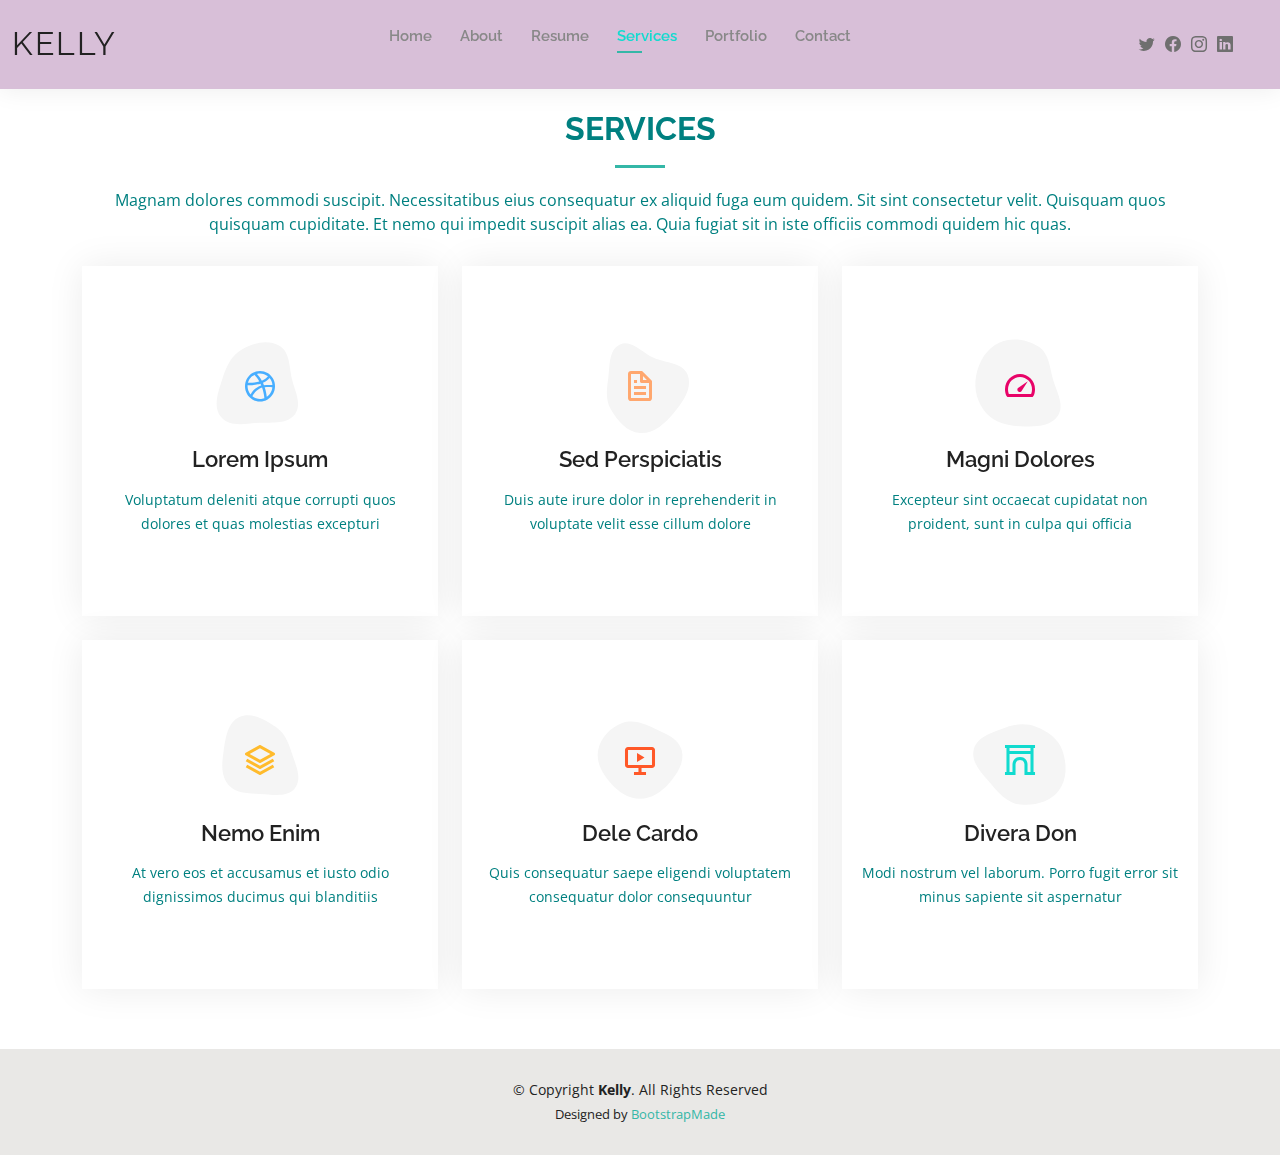
<file: services.html>
<!DOCTYPE html>
<html lang="en">

<head>
  <meta charset="utf-8">
  <meta content="width=device-width, initial-scale=1.0" name="viewport">

  <title>Services - Kelly Bootstrap Template</title>
  <meta content="" name="description">
  <meta content="" name="keywords">

  <!-- Favicons -->
  <link href="assets/img/favicon.png" rel="icon">
  <link href="assets/img/apple-touch-icon.png" rel="apple-touch-icon">

  <!-- Google Fonts -->
  <link href="https://fonts.googleapis.com/css?family=Open+Sans:300,300i,400,400i,600,600i,700,700i|Raleway:300,300i,400,400i,500,500i,600,600i,700,700i|Poppins:300,300i,400,400i,500,500i,600,600i,700,700i" rel="stylesheet">

  <!-- Vendor CSS Files -->
  <link href="assets/vendor/aos/aos.css" rel="stylesheet">
  <link href="assets/vendor/bootstrap/css/bootstrap.min.css" rel="stylesheet">
  <link href="assets/vendor/bootstrap-icons/bootstrap-icons.css" rel="stylesheet">
  <link href="assets/vendor/boxicons/css/boxicons.min.css" rel="stylesheet">
  <link href="assets/vendor/glightbox/css/glightbox.min.css" rel="stylesheet">
  <link href="assets/vendor/swiper/swiper-bundle.min.css" rel="stylesheet">

  <!-- Template Main CSS File -->
  <link href="assets/css/style.css" rel="stylesheet">

  <!-- =======================================================
  * Template Name: Kelly - v4.10.0
  * Template URL: https://bootstrapmade.com/kelly-free-bootstrap-cv-resume-html-template/
  * Author: BootstrapMade.com
  * License: https://bootstrapmade.com/license/
  ======================================================== -->
</head>

<body>

  <!-- ======= Header ======= -->
  <header id="header" class="fixed-top">
    <div class="container-fluid d-flex justify-content-between align-items-center">

      <h1 class="logo me-auto me-lg-0"><a href="index.html">Kelly</a></h1>
      <!-- Uncomment below if you prefer to use an image logo -->
      <!-- <a href="index.html" class="logo"><img src="assets/img/logo.png" alt="" class="img-fluid"></a>-->

      <nav id="navbar" class="navbar order-last order-lg-0">
        <ul>
          <li><a href="index.html">Home</a></li>
          <li><a href="about.html">About</a></li>
          <li><a href="resume.html">Resume</a></li>
          <li><a class="active" href="services.html">Services</a></li>
          <li><a href="portfolio.html">Portfolio</a></li>
          <li><a href="contact.html">Contact</a></li>
        </ul>
        <i class="bi bi-list mobile-nav-toggle"></i>
      </nav><!-- .navbar -->

      <div class="header-social-links">
        <a href="#" class="twitter"><i class="bi bi-twitter"></i></a>
        <a href="#" class="facebook"><i class="bi bi-facebook"></i></a>
        <a href="#" class="instagram"><i class="bi bi-instagram"></i></a>
        <a href="#" class="linkedin"><i class="bi bi-linkedin"></i></i></a>
      </div>

    </div>

  </header><!-- End Header -->

  <main id="main">

    <!-- ======= Services Section ======= -->
    <section id="services" class="services">
      <div class="container" data-aos="fade-up">

        <div class="section-title">
          <h2>Services</h2>
          <p>Magnam dolores commodi suscipit. Necessitatibus eius consequatur ex aliquid fuga eum quidem. Sit sint consectetur velit. Quisquam quos quisquam cupiditate. Et nemo qui impedit suscipit alias ea. Quia fugiat sit in iste officiis commodi quidem hic quas.</p>
        </div>

        <div class="row">
          <div class="col-lg-4 col-md-6 d-flex align-items-stretch" data-aos="zoom-in" data-aos-delay="100">
            <div class="icon-box iconbox-blue">
              <div class="icon">
                <svg width="100" height="100" viewBox="0 0 600 600" xmlns="http://www.w3.org/2000/svg">
                  <path stroke="none" stroke-width="0" fill="#f5f5f5" d="M300,521.0016835830174C376.1290562159157,517.8887921683347,466.0731472004068,529.7835943286574,510.70327084640275,468.03025145048787C554.3714126377745,407.6079735673963,508.03601936045806,328.9844924480964,491.2728898941984,256.3432110539036C474.5976632858925,184.082847569629,479.9380746630129,96.60480741107993,416.23090153303,58.64404602377083C348.86323505073057,18.502131276798302,261.93793281208167,40.57373210992963,193.5410806939664,78.93577620505333C130.42746243093433,114.334589627462,98.30271207620316,179.96522072025542,76.75703585869454,249.04625023123273C51.97151888228291,328.5150500222984,13.704378332031375,421.85034740162234,66.52175969318436,486.19268352777647C119.04800174914682,550.1803526380478,217.28368757567262,524.383925680826,300,521.0016835830174"></path>
                </svg>
                <i class="bx bxl-dribbble"></i>
              </div>
              <h4><a href="">Lorem Ipsum</a></h4>
              <p>Voluptatum deleniti atque corrupti quos dolores et quas molestias excepturi</p>
            </div>
          </div>

          <div class="col-lg-4 col-md-6 d-flex align-items-stretch mt-4 mt-md-0" data-aos="zoom-in" data-aos-delay="200">
            <div class="icon-box iconbox-orange ">
              <div class="icon">
                <svg width="100" height="100" viewBox="0 0 600 600" xmlns="http://www.w3.org/2000/svg">
                  <path stroke="none" stroke-width="0" fill="#f5f5f5" d="M300,582.0697525312426C382.5290701553225,586.8405444964366,449.9789794690241,525.3245884688669,502.5850820975895,461.55621195738473C556.606425686781,396.0723002908107,615.8543463187945,314.28637112970534,586.6730223649479,234.56875336149918C558.9533121215079,158.8439757836574,454.9685369536778,164.00468322053177,381.49747125262974,130.76875717737553C312.15926192815925,99.40240125094834,248.97055460311594,18.661163978235184,179.8680185752513,50.54337015887873C110.5421016452524,82.52863877960104,119.82277516462835,180.83849132639028,109.12597500060166,256.43424936330496C100.08760227029461,320.3096726198365,92.17705696193138,384.0621239912766,124.79988738764834,439.7174275375508C164.83382741302287,508.01625554203684,220.96474134820875,577.5009287672846,300,582.0697525312426"></path>
                </svg>
                <i class="bx bx-file"></i>
              </div>
              <h4><a href="">Sed Perspiciatis</a></h4>
              <p>Duis aute irure dolor in reprehenderit in voluptate velit esse cillum dolore</p>
            </div>
          </div>

          <div class="col-lg-4 col-md-6 d-flex align-items-stretch mt-4 mt-lg-0" data-aos="zoom-in" data-aos-delay="300">
            <div class="icon-box iconbox-pink">
              <div class="icon">
                <svg width="100" height="100" viewBox="0 0 600 600" xmlns="http://www.w3.org/2000/svg">
                  <path stroke="none" stroke-width="0" fill="#f5f5f5" d="M300,541.5067337569781C382.14930387511276,545.0595476570109,479.8736841581634,548.3450877840088,526.4010558755058,480.5488172755941C571.5218469581645,414.80211281144784,517.5187510058486,332.0715597781072,496.52539010469104,255.14436215662573C477.37192572678356,184.95920475031193,473.57363656557914,105.61284051026155,413.0603344069578,65.22779650032875C343.27470386102294,18.654635553484475,251.2091493199835,5.337323636656869,175.0934190732945,40.62881213300186C97.87086631185822,76.43348514350839,51.98124368387456,156.15599469081315,36.44837278890362,239.84606092416172C21.716077023791087,319.22268207091537,43.775223500013084,401.1760424656574,96.891909868211,461.97329694683043C147.22146801428983,519.5804099606455,223.5754009179313,538.201503339737,300,541.5067337569781"></path>
                </svg>
                <i class="bx bx-tachometer"></i>
              </div>
              <h4><a href="">Magni Dolores</a></h4>
              <p>Excepteur sint occaecat cupidatat non proident, sunt in culpa qui officia</p>
            </div>
          </div>

          <div class="col-lg-4 col-md-6 d-flex align-items-stretch mt-4" data-aos="zoom-in" data-aos-delay="100">
            <div class="icon-box iconbox-yellow">
              <div class="icon">
                <svg width="100" height="100" viewBox="0 0 600 600" xmlns="http://www.w3.org/2000/svg">
                  <path stroke="none" stroke-width="0" fill="#f5f5f5" d="M300,503.46388370962813C374.79870501325706,506.71871716319447,464.8034551963731,527.1746412648533,510.4981551193396,467.86667711651364C555.9287308511215,408.9015244558933,512.6030010748507,327.5744911775523,490.211057578863,256.5855673507754C471.097692560561,195.9906835881958,447.69079081568157,138.11976852964426,395.19560036434837,102.3242989838813C329.3053358748298,57.3949838291264,248.02791733380457,8.279543830951368,175.87071277845988,42.242879143198664C103.41431057327972,76.34704239035025,93.79494320519305,170.9812938413882,81.28167332365135,250.07896920659033C70.17666984294237,320.27484674793965,64.84698225790005,396.69656628748305,111.28512138212992,450.4950937839243C156.20124167950087,502.5303643271138,231.32542653798444,500.4755392045468,300,503.46388370962813"></path>
                </svg>
                <i class="bx bx-layer"></i>
              </div>
              <h4><a href="">Nemo Enim</a></h4>
              <p>At vero eos et accusamus et iusto odio dignissimos ducimus qui blanditiis</p>
            </div>
          </div>

          <div class="col-lg-4 col-md-6 d-flex align-items-stretch mt-4" data-aos="zoom-in" data-aos-delay="200">
            <div class="icon-box iconbox-red">
              <div class="icon">
                <svg width="100" height="100" viewBox="0 0 600 600" xmlns="http://www.w3.org/2000/svg">
                  <path stroke="none" stroke-width="0" fill="#f5f5f5" d="M300,532.3542879108572C369.38199826031484,532.3153073249985,429.10787420159085,491.63046689027357,474.5244479745417,439.17860296908856C522.8885846962883,383.3225815378663,569.1668002868075,314.3205725914397,550.7432151929288,242.7694973846089C532.6665558377875,172.5657663291529,456.2379748765914,142.6223662098291,390.3689995646985,112.34683881706744C326.66090330228417,83.06452184765237,258.84405631176094,53.51806209861945,193.32584062364296,78.48882559362697C121.61183558270385,105.82097193414197,62.805066853699245,167.19869350419734,48.57481801355237,242.6138429142374C34.843463184063346,315.3850353017275,76.69343916112496,383.4422959591041,125.22947124332185,439.3748458443577C170.7312796277747,491.8107796887764,230.57421082200815,532.3932930995766,300,532.3542879108572"></path>
                </svg>
                <i class="bx bx-slideshow"></i>
              </div>
              <h4><a href="">Dele Cardo</a></h4>
              <p>Quis consequatur saepe eligendi voluptatem consequatur dolor consequuntur</p>
            </div>
          </div>

          <div class="col-lg-4 col-md-6 d-flex align-items-stretch mt-4" data-aos="zoom-in" data-aos-delay="300">
            <div class="icon-box iconbox-teal">
              <div class="icon">
                <svg width="100" height="100" viewBox="0 0 600 600" xmlns="http://www.w3.org/2000/svg">
                  <path stroke="none" stroke-width="0" fill="#f5f5f5" d="M300,566.797414625762C385.7384707136149,576.1784315230908,478.7894351017131,552.8928747891023,531.9192734346935,484.94944893311C584.6109503024035,417.5663521118492,582.489472248146,322.67544863468447,553.9536738515405,242.03673114598146C529.1557734026468,171.96086150256528,465.24506316201064,127.66468636344209,395.9583748389544,100.7403814666027C334.2173773831606,76.7482773500951,269.4350130405921,84.62216499799875,207.1952322260088,107.2889140133804C132.92018162631612,134.33871894543012,41.79353780512637,160.00259165414826,22.644507872594943,236.69541883565114C3.319112789854554,314.0945973066697,72.72355303640163,379.243833228382,124.04198916343866,440.3218312028393C172.9286146004772,498.5055451809895,224.45579914871206,558.5317968840102,300,566.797414625762"></path>
                </svg>
                <i class="bx bx-arch"></i>
              </div>
              <h4><a href="">Divera Don</a></h4>
              <p>Modi nostrum vel laborum. Porro fugit error sit minus sapiente sit aspernatur</p>
            </div>
          </div>

        </div>

      </div>
    </section><!-- End Services Section -->

  </main><!-- End #main -->

  <!-- ======= Footer ======= -->
  <footer id="footer">
    <div class="container">
      <div class="copyright">
        &copy; Copyright <strong><span>Kelly</span></strong>. All Rights Reserved
      </div>
      <div class="credits">
        <!-- All the links in the footer should remain intact. -->
        <!-- You can delete the links only if you purchased the pro version. -->
        <!-- Licensing information: https://bootstrapmade.com/license/ -->
        <!-- Purchase the pro version with working PHP/AJAX contact form: https://bootstrapmade.com/kelly-free-bootstrap-cv-resume-html-template/ -->
        Designed by <a href="https://bootstrapmade.com/">BootstrapMade</a>
      </div>
    </div>
  </footer><!-- End  Footer -->

  <div id="preloader"></div>
  <a href="#" class="back-to-top d-flex align-items-center justify-content-center"><i class="bi bi-arrow-up-short"></i></a>

  <!-- Vendor JS Files -->
  <script src="assets/vendor/purecounter/purecounter_vanilla.js"></script>
  <script src="assets/vendor/aos/aos.js"></script>
  <script src="assets/vendor/bootstrap/js/bootstrap.bundle.min.js"></script>
  <script src="assets/vendor/glightbox/js/glightbox.min.js"></script>
  <script src="assets/vendor/isotope-layout/isotope.pkgd.min.js"></script>
  <script src="assets/vendor/swiper/swiper-bundle.min.js"></script>
  <script src="assets/vendor/waypoints/noframework.waypoints.js"></script>
  <script src="assets/vendor/php-email-form/validate.js"></script>

  <!-- Template Main JS File -->
  <script src="assets/js/main.js"></script>

</body>

</html>
</file>
<file: assets/css/style.css>
/**
* Template Name: Kelly - v4.10.0
* Template URL: https://bootstrapmade.com/kelly-free-bootstrap-cv-resume-html-template/
* Author: BootstrapMade.com
* License: https://bootstrapmade.com/license/
*/

/*--------------------------------------------------------------
# General
--------------------------------------------------------------*/
body {
  font-family: "Open Sans", sans-serif;
  color: teal;
  
}

a {
  color: #34b7a7;
  text-decoration: none;
}

a:hover {
  color: #51cdbe;
  text-decoration: none;
}

h1,
h2,
h3,
h4,
h5,
h6 {
  font-family: "Raleway", sans-serif;
}

#main {
  margin-top: 50px;
}

@media (max-width: 992px) {
  #main {
    margin-top: 30px;
  }
}

/*--------------------------------------------------------------
# Preloader
--------------------------------------------------------------*/
#preloader {
  position: fixed;
  top: 0;
  left: 0;
  right: 0;
  bottom: 0;
  z-index: 9999;
  overflow: hidden;
  background: #fff;
}

#preloader:before {
  content: "";
  position: fixed;
  top: calc(50% - 30px);
  left: calc(50% - 30px);
  border: 6px solid #34b7a7;
  border-top-color: #dcf5f2;
  border-radius: 50%;
  width: 60px;
  height: 60px;
  -webkit-animation: animate-preloader 1s linear infinite;
  animation: animate-preloader 1s linear infinite;
}

@-webkit-keyframes animate-preloader {
  0% {
    transform: rotate(0deg);
  }

  100% {
    transform: rotate(360deg);
  }
}

@keyframes animate-preloader {
  0% {
    transform: rotate(0deg);
  }

  100% {
    transform: rotate(360deg);
  }
}

/*--------------------------------------------------------------
# Back to top button
--------------------------------------------------------------*/
.back-to-top {
  position: fixed;
  visibility: hidden;
  opacity: 0;
  right: 15px;
  bottom: 15px;
  z-index: 996;
  background: #34b7a7;
  width: 40px;
  height: 40px;
  border-radius: 50px;
  transition: all 0.4s;
}

.back-to-top i {
  font-size: 24px;
  color: #fff;
  line-height: 0;
}

.back-to-top:hover {
  background: #49cbbb;
  color: #fff;
}

.back-to-top.active {
  visibility: visible;
  opacity: 1;
}

/*--------------------------------------------------------------
# Header
--------------------------------------------------------------*/
#header {
  background-color: thistle;
  box-shadow: 0px 0px 25px 0 rgba(0, 0, 0, 0.08);
  z-index: 997;
  padding: 15px 0;
}

#header .logo {
  font-size: 32px;
  margin: 0;
  padding: 0;
  line-height: 1;
  font-weight: 400;
  letter-spacing: 2px;
  text-transform: uppercase;
}

#header .logo a {
  color: #222222;
  
}

#header .logo img {
  max-height: 50px;
}


@media (max-width: 992px) {
  #header .logo {
    font-size: 28px;
  }
}

/*--------------------------------------------------------------
# Header Social Links
--------------------------------------------------------------*/
.header-social-links {
  padding-right: 35px;
}

.header-social-links a {
  color: #6f6f6f;
  padding-left: 6px;
  display: inline-block;
  line-height: 0px;
  transition: 0.3s;
  font-size: 16px;
  border: 2px;

}

.header-social-links a:hover {
  color: #34b7a7;
}

/*--------------------------------------------------------------
# Navigation Menu
--------------------------------------------------------------*/
/**
* Desktop Navigation 
*/
.navbar {
  padding: 0;
  
}

.navbar ul {
  margin-right: 1cm;
  padding: 0;
  display: flex;
  list-style: none;
  align-items: center;


}

.navbar li {
  position: relative;
  padding: 10px 0 10px 28px;
}

.navbar a,
.navbar a:focus {
  display: flex;
  align-items: center;
  justify-content: space-between;
  font-family: "Raleway", sans-serif;
  font-size: 15px;
  font-weight: 600;
  color: #888888;
  white-space: nowrap;
  transition: 0.3s;
  position: relative;
}

.navbar a i,
.navbar a:focus i {
  font-size: 12px;
  line-height: 0;
  margin-left: 5px;
}

.navbar>ul>li>a:before {
  content: "";
  position: absolute;
  width: 0;
  height: 2px;
  bottom: -5px;
  left: 0;
  background-color: #34b7a7;
  visibility: hidden;
  width: 0px;
  transition: all 0.3s ease-in-out 0s;
  
}


.navbar a:hover:before,
.navbar li:hover>a:before,
.navbar .active:before {
  visibility: visible;
  width: 25px;
}

.navbar a:hover,
.navbar .active,
.navbar .active:focus,
.navbar li:hover>a {
  color: #11dbcf;
}

.navbar .dropdown ul {
  display: block;
  position: absolute;
  left: 14px;
  top: calc(100% + 30px);
  margin: 0;
  padding: 10px 0;
  z-index: 99;
  opacity: 0;
  visibility: hidden;
  background: #fff;
  box-shadow: 0px 0px 30px rgba(127, 137, 161, 0.25);
  transition: 0.3s;
  border-radius: 4px;
}

.navbar .dropdown ul li {
  min-width: 200px;
  padding: 0;
}

.navbar .dropdown ul a {
  padding: 10px 20px;
  font-size: 15px;
  text-transform: none;
  font-weight: 600;
}

.navbar .dropdown ul a i {
  font-size: 12px;
}

.navbar .dropdown ul a:hover,
.navbar .dropdown ul .active:hover,
.navbar .dropdown ul li:hover>a {
  color: #34b7a7;
}

.navbar .dropdown:hover>ul {
  opacity: 1;
  top: 100%;
  visibility: visible;
}

.navbar .dropdown .dropdown ul {
  top: 0;
  left: calc(100% - 30px);
  visibility: hidden;
}

.navbar .dropdown .dropdown:hover>ul {
  opacity: 1;
  top: 0;
  left: 100%;
  visibility: visible;
}

@media (max-width: 1366px) {
  .navbar .dropdown .dropdown ul {
    left: -90%;
  }

  .navbar .dropdown .dropdown:hover>ul {
    left: -100%;
  }
}

/**
* Mobile Navigation 
*/
.mobile-nav-toggle {
  color: #222222;
  font-size: 28px;
  cursor: pointer;
  display: none;
  line-height: 0;
  transition: 0.5s;
}

.mobile-nav-toggle.bi-x {
  color: #fff;
}

@media (max-width: 991px) {
  .mobile-nav-toggle {
    display: block;
  }

  .navbar ul {
    display: none;
  }
}

.navbar-mobile {
  position: fixed;
  overflow: hidden;
  top: 0;
  right: 0;
  left: 0;
  bottom: 0;
  background: rgba(9, 9, 9, 0.9);
  transition: 0.3s;
  z-index: 999;
}

.navbar-mobile .mobile-nav-toggle {
  position: absolute;
  top: 15px;
  right: 15px;
}

.navbar-mobile ul {
  display: block;
  position: absolute;
  top: 55px;
  right: 15px;
  bottom: 15px;
  left: 15px;
  padding: 10px 0;
  border-radius: 10px;
  background-color: #fff;
  overflow-y: auto;
  transition: 0.3s;
}

.navbar-mobile a,
.navbar-mobile a:focus {
  font-size: 15px;
  padding-right: 15px;
  color: #222222;
}

.navbar-mobile a:hover,
.navbar-mobile .active,
.navbar-mobile li:hover>a {
  color: #34b7a7;
}

.navbar-mobile .getstarted,
.navbar-mobile .getstarted:focus {
  margin: 15px;
}

.navbar-mobile .dropdown ul {
  position: static;
  display: none;
  margin: 10px 20px;
  padding: 10px 0;
  z-index: 99;
  opacity: 1;
  visibility: visible;
  background: #fff;
  box-shadow: 0px 0px 30px rgba(127, 137, 161, 0.25);
}

.navbar-mobile .dropdown ul li {
  min-width: 200px;
}

.navbar-mobile .dropdown ul a {
  padding: 10px 20px;
}

.navbar-mobile .dropdown ul a i {
  font-size: 12px;
}

.navbar-mobile .dropdown ul a:hover,
.navbar-mobile .dropdown ul .active:hover,
.navbar-mobile .dropdown ul li:hover>a {
  color: #34b7a7;
}

.navbar-mobile .dropdown>.dropdown-active {
  display: block;
}

/*--------------------------------------------------------------
# Hero Section
--------------------------------------------------------------*/
#hero {
  width: 100%;
  height: 100vh;
  background: url("../img/bg-3.jpg") top right;
  background-size: cover;
  opacity: 7;


}



#hero .container {
  padding-top: 70px;
  position: relative;
}


@media (max-width: 992px) {
  #hero .container {  
    padding-top: 58px;
  }
}

#hero h1 {
  margin-right: 1px;
  font-size: 48px;
  font-weight: 700;
  line-height: 56px;
  color: white;
  letter-spacing: 1px;

}

#hero h2 {
  color: darkcyan;
  margin: 10px 0 0 0;
  font-size: 22px;
}

#hero .btn-about {
  font-family: "Raleway", sans-serif;
  text-transform: uppercase;
  font-weight: 600;
  font-size: 12px;
  letter-spacing: 1px;
  display: inline-block;
  padding: 12px 40px;
  border-radius: 50px;
  transition: 0.5s;
  margin-top: 30px;
  color: #fff;
  background: #34b7a7;
}

#hero .btn-about:hover {
  background: #1d685f;
}

@media (min-width: 1024px) {
  #hero {
    background-attachment: fixed;
  }
}

@media (max-width: 992px) {
  #hero:before {
    content: "";
   
    position: absolute;
    bottom: 0;
    top: 0;
    left: 0;
    right: 0;
  }

  #hero h1 {
    font-size: 28px;
    line-height: 36px;
  }

  #hero h2 {
    font-size: 18px;
    line-height: 24px;
  }
}

/*--------------------------------------------------------------
# Sections General
--------------------------------------------------------------*/
section {
  padding: 60px 0;
}

.section-bg {
  background-color: #e7f8f6;
}

.section-title {
  text-align: center;
  padding-bottom: 30px;
}

.section-title h2 {
  font-size: 32px;
  font-weight: bold;
  text-transform: uppercase;
  margin-bottom: 20px;
  padding-bottom: 20px;
  position: relative;
}

.section-title h2::after {
  content: "";
  position: absolute;
  display: block;
  width: 50px;
  height: 3px;
  background: #34b7a7;
  bottom: 0;
  left: calc(50% - 25px);
}

.section-title p {
  margin-bottom: 0;
}

/*--------------------------------------------------------------
# Cta
--------------------------------------------------------------*/
.cta {
  background: linear-gradient(rgba(0, 0, 0, 0.6), rgba(0, 0, 0, 0.6)), url("../img/bg-1.jpg") fixed center center;
  background-size: cover;
  padding: 80px 0;
}

.cta h3 {
  color: #fff;
  font-size: 28px;
  font-weight: 700;
}

.cta p {
  color: #fff;
}

.cta .cta-btn {
  font-family: "Raleway", sans-serif;
  text-transform: uppercase;
  font-weight: 500;
  font-size: 16px;
  letter-spacing: 1px;
  display: inline-block;
  padding: 8px 20px;
  border-radius: 2px;
  transition: 0.5s;
  margin: 10px;
  border: 2px solid #fff;
  color: #fff;
}

.cta .cta-btn:hover {
  background: #34b7a7;
  border: 2px solid #34b7a7;
}

@media (max-width: 1024px) {
  .cta {
    background-attachment: scroll;
  }
}

@media (min-width: 769px) {
  .cta .cta-btn-container {
    display: flex;
    align-items: center;
    justify-content: flex-end;
  }
}

/*--------------------------------------------------------------
# About
--------------------------------------------------------------*/

.about .content h3 {
  font-weight: 700;
  font-size: 26px;
  color: #555555;
  
}

.about .content ul {
  list-style: none;
  padding: 0;
}

.about .content ul li {
  padding-bottom: 10px;
  
}

.about .content ul i {
  font-size: 20px;
  padding-right: 2px;
  color: #34b7a7;
}

.about .content p:last-child {
  margin-bottom: 0;
}

/*--------------------------------------------------------------
# Skills
--------------------------------------------------------------*/
.skills .progress {
  height: 60px;
  display: block;
  background: none;
  border-radius: 0;
}

.skills .progress .skill {
  padding: 10px 0;
  margin: 0 0 6px 0;
  text-transform: uppercase;
  display: block;
  font-weight: 600;
  font-family: "Poppins", sans-serif;
  color: #222222;
}

.skills .progress .skill .val {
  float: right;
  font-style: normal;
}

.skills .progress-bar-wrap {
  background: #f3f3f3;
}

.skills .progress-bar {
  width: 1px;
  height: 10px;
  transition: 0.9s;
  background-color: #34b7a7;
}

/*--------------------------------------------------------------
# Facts
--------------------------------------------------------------*/
.facts .counters span {
  font-size: 48px;
  display: block;
  color: #34b7a7;
}

.facts .counters p {
  padding: 0;
  margin: 0 0 20px 0;
  font-family: "Raleway", sans-serif;
  font-size: 14px;
}

/*--------------------------------------------------------------
# Testimonials
--------------------------------------------------------------*/
.testimonials .section-header {
  margin-bottom: 40px;
}

.testimonials .testimonials-carousel,
.testimonials .testimonials-slider {
  overflow: hidden;
}

.testimonials .testimonial-item {
  text-align: center;
}

.testimonials .testimonial-item .testimonial-img {
  width: 120px;
  border-radius: 50%;
  border: 4px solid #fff;
  margin: 0 auto;
}

.testimonials .testimonial-item h3 {
  font-size: 20px;
  font-weight: bold;
  margin: 10px 0 5px 0;
  color: #111;
}

.testimonials .testimonial-item h4 {
  font-size: 14px;
  color: #999;
  margin: 0 0 15px 0;
}

.testimonials .testimonial-item .quote-icon-left,
.testimonials .testimonial-item .quote-icon-right {
  color: #c8efea;
  font-size: 26px;
}

.testimonials .testimonial-item .quote-icon-left {
  display: inline-block;
  left: -5px;
  position: relative;
}

.testimonials .testimonial-item .quote-icon-right {
  display: inline-block;
  right: -5px;
  position: relative;
  top: 10px;
}

.testimonials .testimonial-item p {
  font-style: italic;
  margin: 0 auto 15px auto;
}

@media (min-width: 992px) {
  .testimonials .testimonial-item p {
    width: 80%;
  }
}

.testimonials .swiper-pagination {
  margin-top: 20px;
  position: relative;
}

.testimonials .swiper-pagination .swiper-pagination-bullet {
  width: 12px;
  height: 12px;
  background-color: #fff;
  opacity: 1;
  border: 1px solid #34b7a7;
}

.testimonials .swiper-pagination .swiper-pagination-bullet-active {
  background-color: #34b7a7;
}

/*--------------------------------------------------------------
# Resume
--------------------------------------------------------------*/
.resume .resume-title {
  font-size: 26px;
  font-weight: 400;
  margin-top: 20px;
  margin-bottom: 20px;
  color: #222222;
}

.resume .resume-item {
  padding: 0 0 20px 20px;
  margin-top: -2px;
  border-left: 2px solid #34b7a7;
  position: relative;
}

.resume .resume-item h4 {
  line-height: 18px;
  font-size: 18px;
  font-weight: 600;
  font-family: "Poppins", sans-serif;
  color: #1d685f;
  margin-bottom: 10px;
}

.resume .resume-item h5 {
  font-size: 16px;
  background: #effbf9;
  padding: 5px 15px;
  display: inline-block;
  font-weight: 600;
  margin-bottom: 10px;
  color: #34b7a7;
}

.resume .resume-item ul {
  padding-left: 20px;
}

.resume .resume-item ul li {
  padding-bottom: 10px;
}

.resume .resume-item:last-child {
  padding-bottom: 0;
}

.resume .resume-item::before {
  content: "";
  position: absolute;
  width: 16px;
  height: 16px;
  border-radius: 50px;
  left: -9px;
  top: 0;
  background: #fff;
  border: 2px solid #34b7a7;
}

/*--------------------------------------------------------------
# Services
--------------------------------------------------------------*/
.services .icon-box {
  text-align: center;
  padding: 70px 20px 80px 20px;
  transition: all ease-in-out 0.3s;
  background: #fff;
  box-shadow: 0px 0 35px 0 rgba(0, 0, 0, 0.08);
}

.services .icon-box .icon {
  margin: 0 auto;
  width: 100px;
  height: 100px;
  display: flex;
  align-items: center;
  justify-content: center;
  transition: ease-in-out 0.3s;
  position: relative;
}

.services .icon-box .icon i {
  font-size: 36px;
  transition: 0.5s;
  position: relative;
}

.services .icon-box .icon svg {
  position: absolute;
  top: 0;
  left: 0;
}

.services .icon-box .icon svg path {
  transition: 0.5s;
  fill: #f5f5f5;
}

.services .icon-box h4 {
  font-weight: 600;
  margin: 10px 0 15px 0;
  font-size: 22px;
}

.services .icon-box h4 a {
  color: #222222;
  transition: ease-in-out 0.3s;
}

.services .icon-box p {
  line-height: 24px;
  font-size: 14px;
  margin-bottom: 0;
}

.services .iconbox-blue i {
  color: #47aeff;
}

.services .iconbox-blue:hover .icon i {
  color: #fff;
}

.services .iconbox-blue:hover .icon path {
  fill: #47aeff;
}

.services .iconbox-orange i {
  color: #ffa76e;
}

.services .iconbox-orange:hover .icon i {
  color: #fff;
}

.services .iconbox-orange:hover .icon path {
  fill: #ffa76e;
}

.services .iconbox-pink i {
  color: #e80368;
}

.services .iconbox-pink:hover .icon i {
  color: #fff;
}

.services .iconbox-pink:hover .icon path {
  fill: #e80368;
}

.services .iconbox-yellow i {
  color: #ffbb2c;
}

.services .iconbox-yellow:hover .icon i {
  color: #fff;
}

.services .iconbox-yellow:hover .icon path {
  fill: #ffbb2c;
}

.services .iconbox-red i {
  color: #ff5828;
}

.services .iconbox-red:hover .icon i {
  color: #fff;
}

.services .iconbox-red:hover .icon path {
  fill: #ff5828;
}

.services .iconbox-teal i {
  color: #11dbcf;
}

.services .iconbox-teal:hover .icon i {
  color: #fff;
}

.services .iconbox-teal:hover .icon path {
  fill: #11dbcf;
}

/*--------------------------------------------------------------
# Portfolio
--------------------------------------------------------------*/
.portfolio .portfolio-item {
  margin-bottom: 30px;
}

.portfolio #portfolio-flters {
  padding: 0;
  margin: 0 auto 20px auto;
  list-style: none;
  text-align: center;
}

.portfolio #portfolio-flters li {
  cursor: pointer;
  display: inline-block;
  padding: 8px 16px 10px 16px;
  font-size: 13px;
  font-weight: 500;
  line-height: 1;
  text-transform: uppercase;
  color: #444444;
  margin-bottom: 5px;
  transition: all 0.3s ease-in-out;
  border-radius: 50px;
}

.portfolio #portfolio-flters li:hover,
.portfolio #portfolio-flters li.filter-active {
  color: #fff;
  background: #34b7a7;
}

.portfolio #portfolio-flters li:last-child {
  margin-right: 0;
}

.portfolio .portfolio-wrap {
  transition: 0.3s;
  position: relative;
  overflow: hidden;
  z-index: 1;
  background: rgba(34, 34, 34, 0.6);
}

.portfolio .portfolio-wrap::before {
  content: "";
  background: rgba(34, 34, 34, 0.6);
  position: absolute;
  left: 0;
  right: 0;
  top: 0;
  bottom: 0;
  transition: all ease-in-out 0.3s;
  z-index: 2;
  opacity: 0;
}

.portfolio .portfolio-wrap img {
  transition: all ease-in-out 0.3s;
}

.portfolio .portfolio-wrap .portfolio-info {
  opacity: 0;
  position: absolute;
  top: 0;
  left: 0;
  right: 0;
  bottom: 0;
  z-index: 3;
  transition: all ease-in-out 0.3s;
  display: flex;
  flex-direction: column;
  justify-content: flex-end;
  align-items: flex-start;
  padding: 20px;
}

.portfolio .portfolio-wrap .portfolio-info h4 {
  font-size: 20px;
  color: #fff;
  font-weight: 600;
}

.portfolio .portfolio-wrap .portfolio-info p {
  color: rgba(255, 255, 255, 0.7);
  font-size: 14px;
  text-transform: uppercase;
  padding: 0;
  margin: 0;
  font-style: italic;
}

.portfolio .portfolio-wrap .portfolio-links {
  text-align: center;
  z-index: 4;
}

.portfolio .portfolio-wrap .portfolio-links a {
  color: #fff;
  margin: 0 5px 0 0;
  font-size: 28px;
  display: inline-block;
  transition: 0.3s;
}

.portfolio .portfolio-wrap .portfolio-links a:hover {
  color: #78d9cd;
}

.portfolio .portfolio-wrap:hover::before {
  opacity: 1;
}

.portfolio .portfolio-wrap:hover img {
  transform: scale(1.2);
}

.portfolio .portfolio-wrap:hover .portfolio-info {
  opacity: 1;
}

/*--------------------------------------------------------------
# Portfolio Details
--------------------------------------------------------------*/
.portfolio-details {
  padding-top: 0;
}

.portfolio-details .portfolio-details-slider img {
  width: 100%;
}

.portfolio-details .portfolio-details-slider .swiper-pagination {
  margin-top: 20px;
  position: relative;
}

.portfolio-details .portfolio-details-slider .swiper-pagination .swiper-pagination-bullet {
  width: 12px;
  height: 12px;
  background-color: #fff;
  opacity: 1;
  border: 1px solid #34b7a7;
}

.portfolio-details .portfolio-details-slider .swiper-pagination .swiper-pagination-bullet-active {
  background-color: #34b7a7;
}

.portfolio-details .portfolio-info {
  padding: 30px;
  box-shadow: 0px 0 30px rgba(34, 34, 34, 0.08);
}

.portfolio-details .portfolio-info h3 {
  font-size: 22px;
  font-weight: 700;
  margin-bottom: 20px;
  padding-bottom: 20px;
  border-bottom: 1px solid #eee;
}

.portfolio-details .portfolio-info ul {
  list-style: none;
  padding: 0;
  font-size: 15px;
}

.portfolio-details .portfolio-info ul li+li {
  margin-top: 10px;
}

.portfolio-details .portfolio-description {
  padding-top: 30px;
}

.portfolio-details .portfolio-description h2 {
  font-size: 26px;
  font-weight: 700;
  margin-bottom: 20px;
}

.portfolio-details .portfolio-description p {
  padding: 0;
}

/*--------------------------------------------------------------
# Contact
--------------------------------------------------------------*/
.contact .info {
  width: 100%;
  background: #fff;
}

.contact .info i {
  font-size: 20px;
  color: #34b7a7;
  float: left;
  width: 44px;
  height: 44px;
  background: #effbf9;
  display: flex;
  justify-content: center;
  align-items: center;
  border-radius: 50px;
  transition: all 0.3s ease-in-out;
}

.contact .info h4 {
  padding: 0 0 0 60px;
  font-size: 22px;
  font-weight: 600;
  margin-bottom: 5px;
  color: #222222;
}

.contact .info p {
  padding: 0 0 0 60px;
  margin-bottom: 0;
  font-size: 14px;
  color: #555555;
}

.contact .info .email,
.contact .info .phone {
  margin-top: 40px;
}

.contact .info .email:hover i,
.contact .info .address:hover i,
.contact .info .phone:hover i {
  background: #34b7a7;
  color: #fff;
}

.contact .php-email-form {
  width: 100%;
  background: #fff;
}

.contact .php-email-form .form-group {
  padding-bottom: 8px;
}

.contact .php-email-form .error-message {
  display: none;
  color: #fff;
  background: #ed3c0d;
  text-align: center;
  padding: 15px;
  font-weight: 600;
}

.contact .php-email-form .sent-message {
  display: none;
  color: #fff;
  background: #18d26e;
  text-align: center;
  padding: 15px;
  font-weight: 600;
}

.contact .php-email-form .loading {
  display: none;
  background: #fff;
  text-align: center;
  padding: 15px;
}

.contact .php-email-form .loading:before {
  content: "";
  display: inline-block;
  border-radius: 50%;
  width: 24px;
  height: 24px;
  margin: 0 10px -6px 0;
  border: 3px solid #18d26e;
  border-top-color: #eee;
  -webkit-animation: animate-loading 1s linear infinite;
  animation: animate-loading 1s linear infinite;
}

.contact .php-email-form input,
.contact .php-email-form textarea {
  border-radius: 4px;
  box-shadow: none;
  font-size: 14px;
}

.contact .php-email-form input:focus,
.contact .php-email-form textarea:focus {
  border-color: #34b7a7;
}

.contact .php-email-form input {
  height: 44px;
}

.contact .php-email-form textarea {
  padding: 10px 12px;
}

.contact .php-email-form button[type=submit] {
  background: #34b7a7;
  border: 0;
  padding: 10px 30px 12px 30px;
  color: #fff;
  transition: 0.4s;
  border-radius: 50px;
}

.contact .php-email-form button[type=submit]:hover {
  background: #1d685f;
}

@-webkit-keyframes animate-loading {
  0% {
    transform: rotate(0deg);
  }

  100% {
    transform: rotate(360deg);
  }
}

@keyframes animate-loading {
  0% {
    transform: rotate(0deg);
  }

  100% {
    transform: rotate(360deg);
  }
}

/*--------------------------------------------------------------
# Footer
--------------------------------------------------------------*/
#footer {
  background: #e9e8e6;
  padding: 30px 0;
  color: #222222;
  font-size: 14px;
  text-align: center;
}

#footer .credits {
  padding-top: 5px;
  font-size: 13px;
}

#footer .credits a {
  color: #34b7a7;
}
</file>
